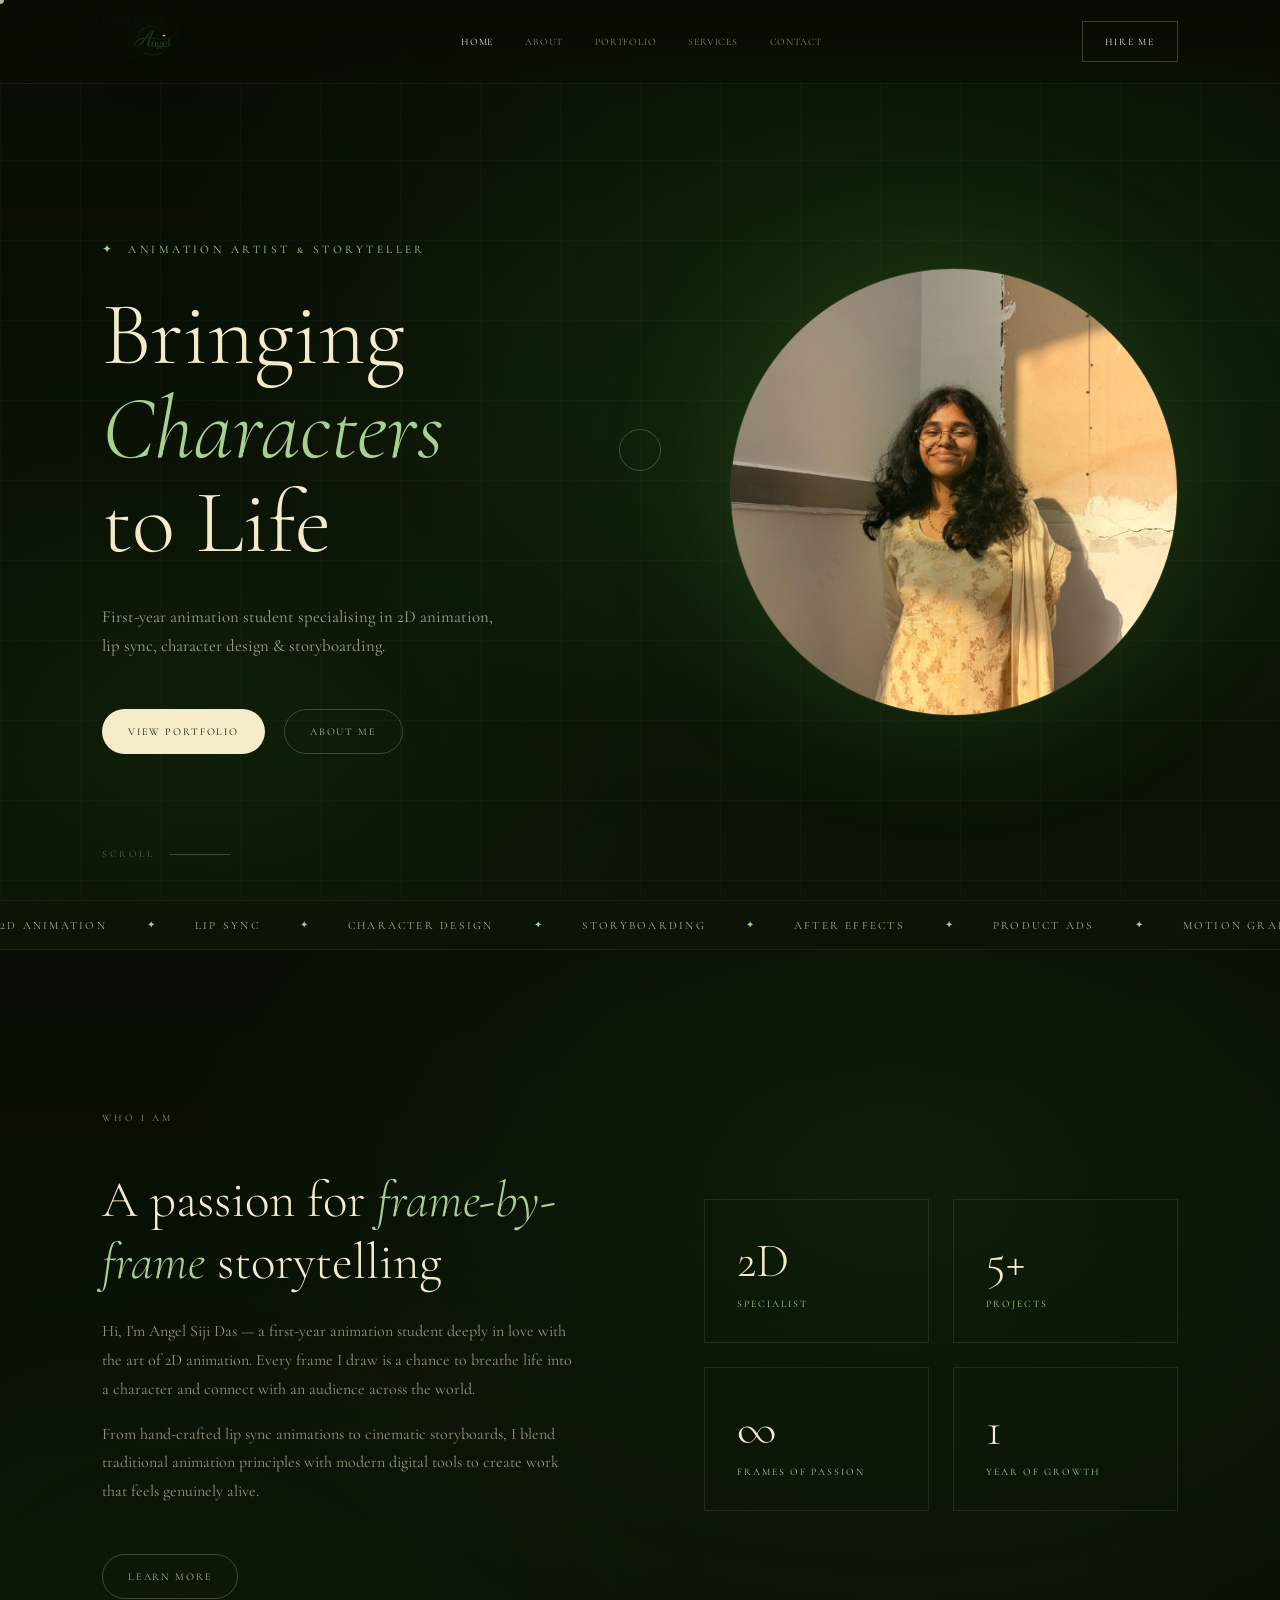
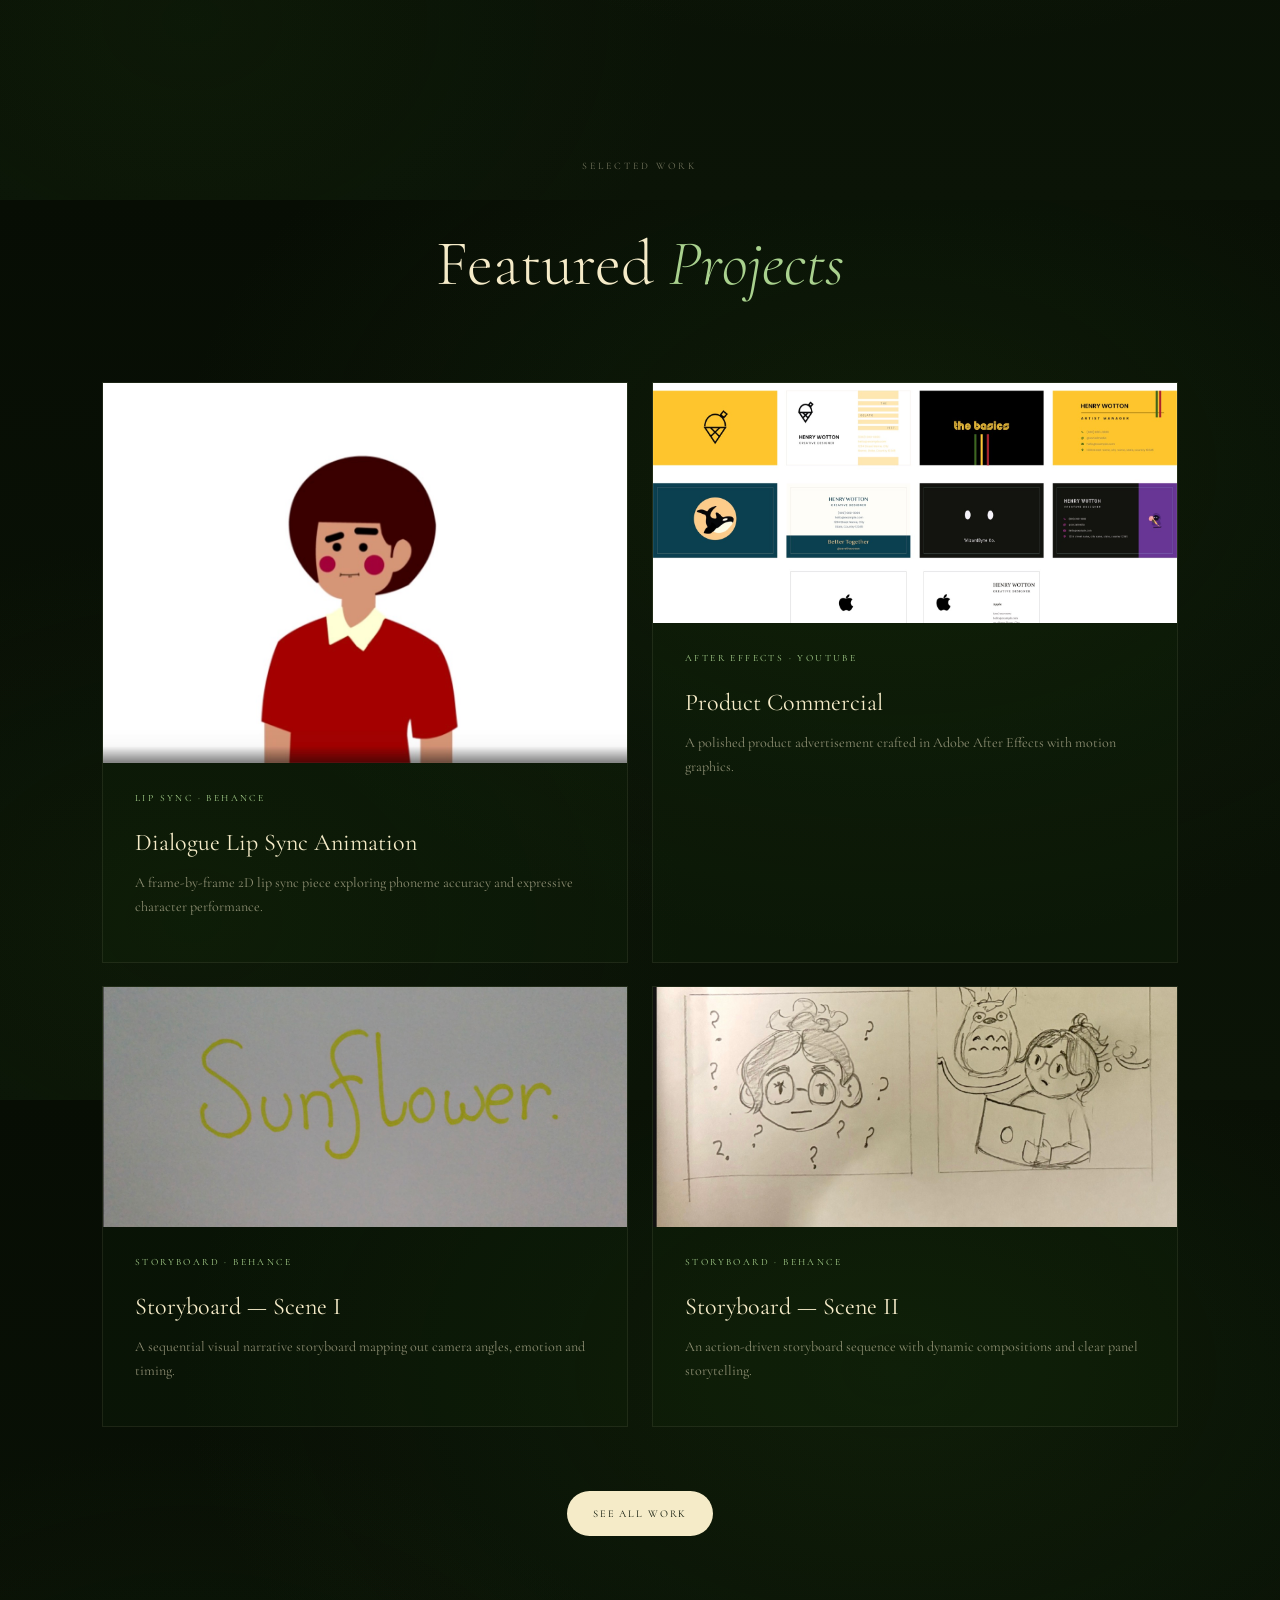
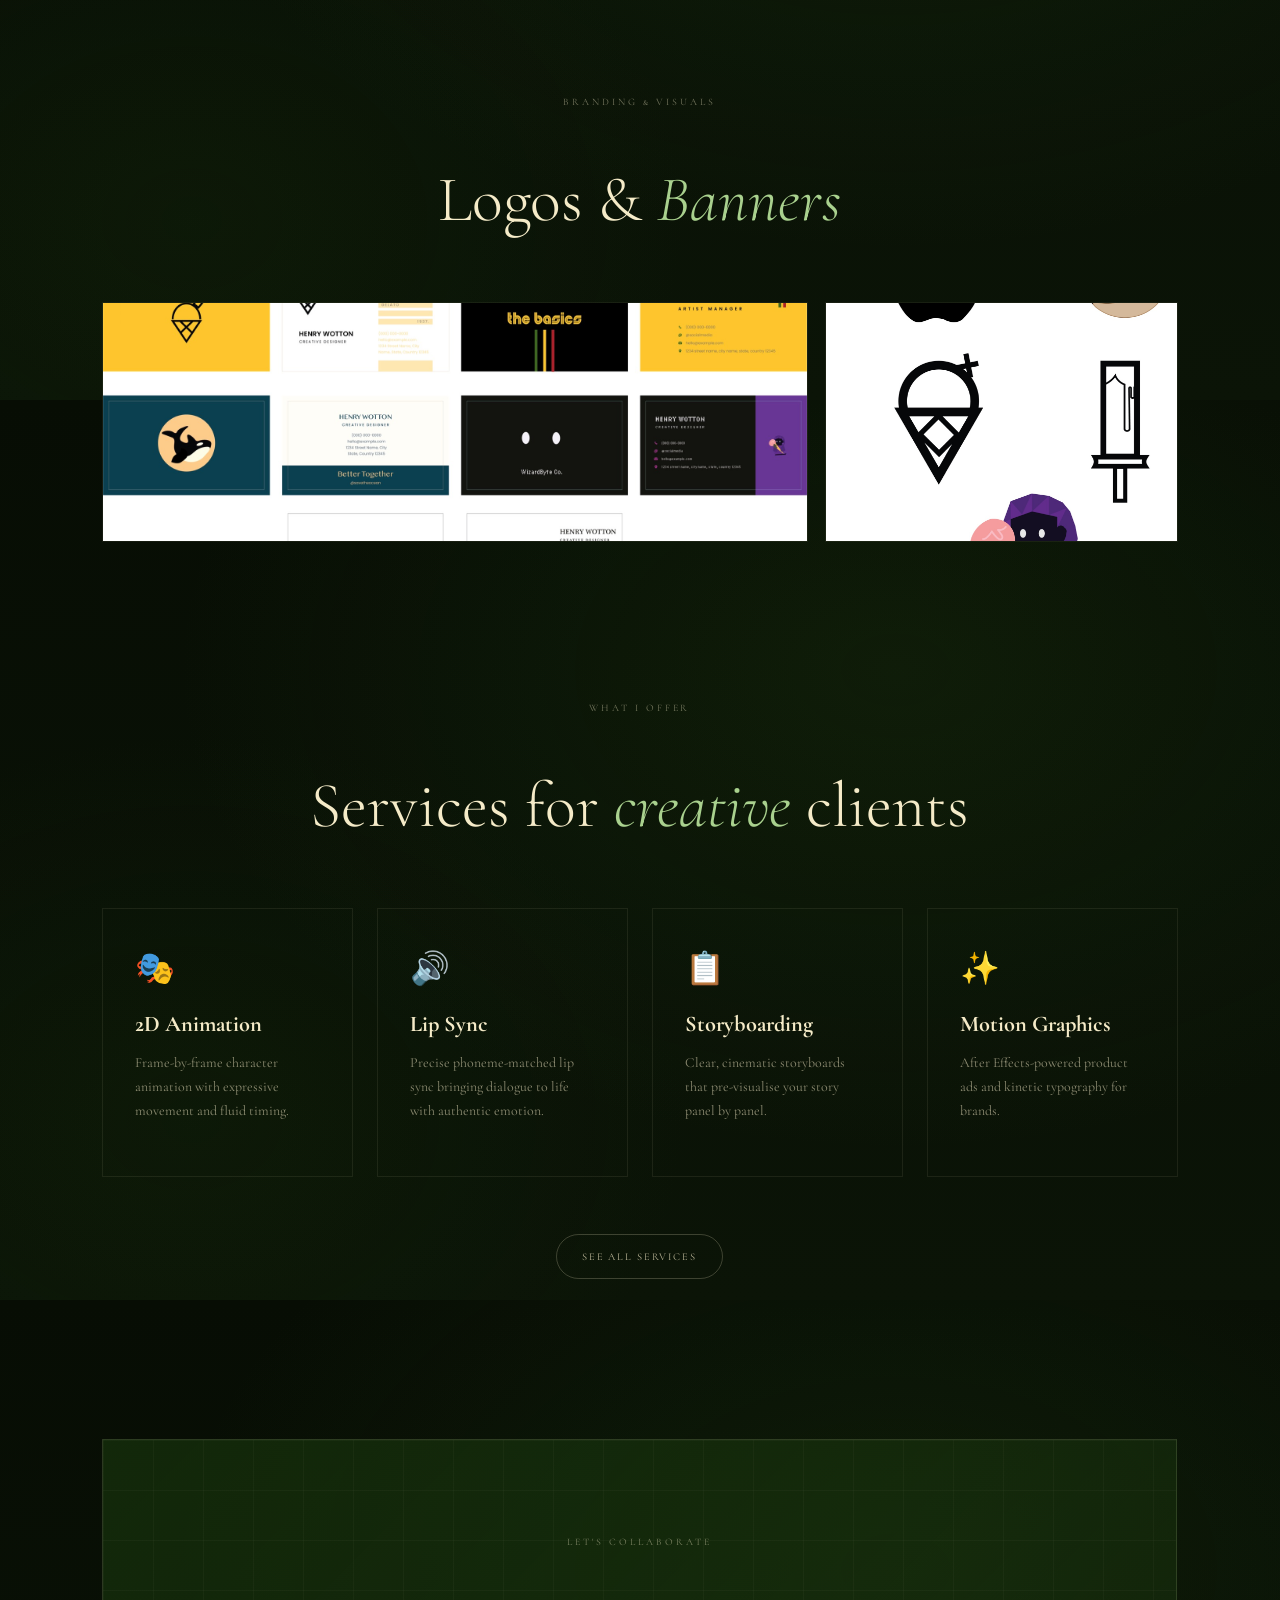
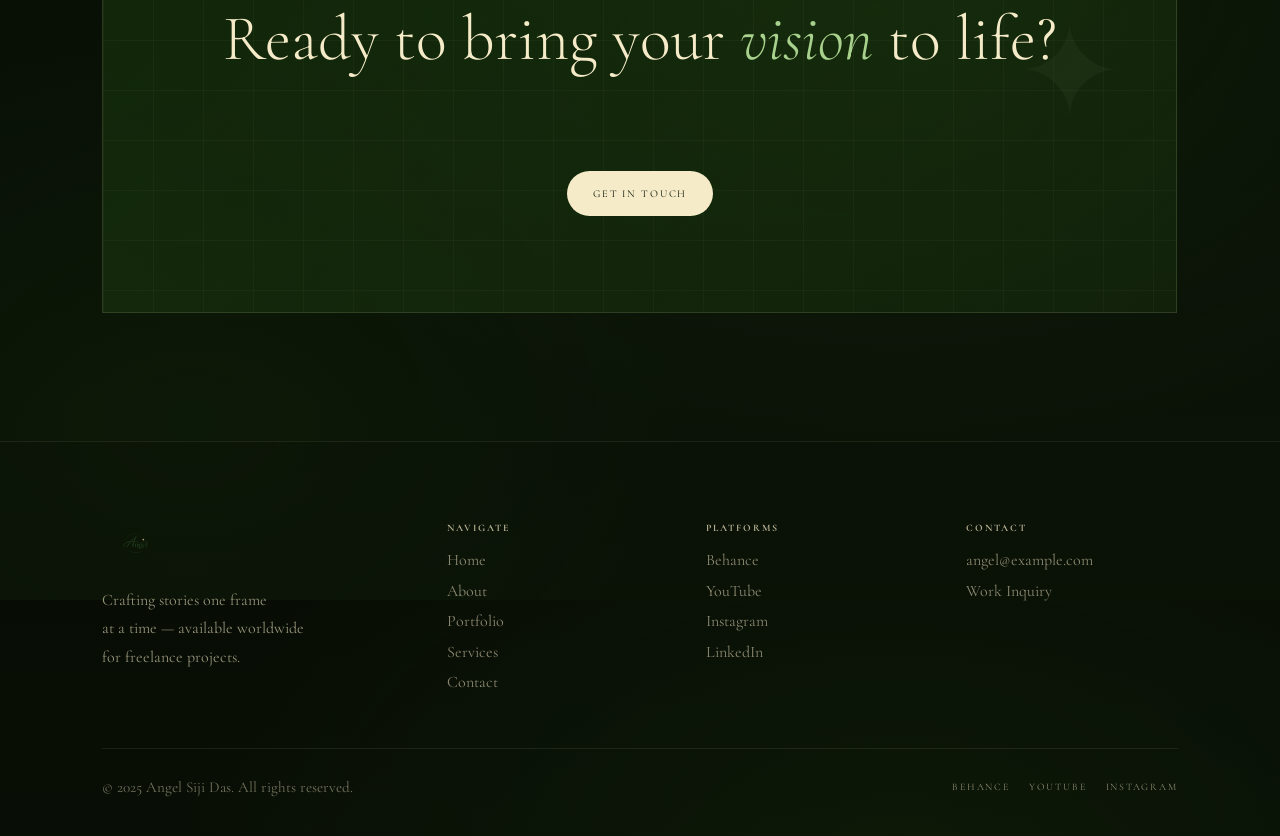
<file: index.html>
<!DOCTYPE html>
<html lang="en">
<head>
  <meta charset="UTF-8" />
  <meta name="viewport" content="width=device-width, initial-scale=1.0" />
  <title>Angel Siji Das — 2D Animation Artist</title>
  <meta name="description" content="Angel Siji Das — First year animation student specialising in 2D animation, lip sync, character design and storyboarding." />
  <link rel="stylesheet" href="css/style.css" />
  <link rel="stylesheet" href="css/index.css" />
  <!-- REPLACE: update favicon href below -->
  <link rel="icon" href="assets/images/favicon.png" type="image/png" />
</head>
<body>

  <!-- Custom Cursor -->
  <div class="cursor" id="cursor"></div>
  <div class="cursor-ring" id="cursor-ring"></div>

  <!-- ── Navigation ── -->
  <nav id="navbar">
    <!-- REPLACE: update src to your logo file path -->
    <a href="index.html">
      <img src="assets/images/logo.png" alt="Angel Logo" class="nav-logo"
           onerror="this.style.display='none'; this.nextElementSibling.style.display='block';" />
      <span class="nav-logo-text" style="display:none; font-family:'Cormorant Garamond',serif; font-style:italic; font-size:1.6rem; color:var(--cream);">Angel</span>
    </a>
    <ul class="nav-links">
      <li><a href="index.html" class="active">Home</a></li>
      <li><a href="about.html">About</a></li>
      <li><a href="portfolio.html">Portfolio</a></li>
      <li><a href="services.html">Services</a></li>
      <li><a href="contact.html">Contact</a></li>
    </ul>
    <a href="contact.html" class="nav-cta">Hire Me</a>
    <div class="hamburger" id="hamburger">
      <span></span><span></span><span></span>
    </div>
  </nav>

  <!-- Mobile Menu -->
  <div class="mobile-menu" id="mobileMenu">
    <a href="index.html">Home</a>
    <a href="about.html">About</a>
    <a href="portfolio.html">Portfolio</a>
    <a href="services.html">Services</a>
    <a href="contact.html">Contact</a>
  </div>

  <!-- ══════════════════════════════════════
       HERO
  ══════════════════════════════════════ -->
  <section class="hero">
    <div class="hero-bg-lines"></div>

    <div class="hero-content">
      <p class="hero-eyebrow reveal">
        <span class="star">✦</span> Animation Artist &amp; Storyteller
      </p>

      <h1 class="hero-title">
        <span class="line reveal" style="transition-delay:0.15s">Bringing</span>
        <span class="line line-italic reveal" style="transition-delay:0.3s">Characters</span>
        <span class="line reveal" style="transition-delay:0.45s">to Life</span>
      </h1>

      <p class="hero-sub reveal" style="transition-delay:0.6s">
        First-year animation student specialising in 2D animation,<br />
        lip sync, character design &amp; storyboarding.
      </p>

      <div class="hero-actions reveal" style="transition-delay:0.75s">
        <a href="portfolio.html" class="btn-primary"><span>View Portfolio</span></a>
        <a href="about.html" class="btn-outline">About Me</a>
      </div>
    </div>

    <!-- Hero portrait (uses your "me foto" image) -->
    <div class="hero-emblem reveal-right" style="transition-delay:0.3s">
      <img src="assets/images/angel-photo.jpg" alt="Angel portrait"
           onerror="this.outerHTML='<div class=\'hero-emblem-fallback\'>✦</div>'" />
      <div class="emblem-glow"></div>
    </div>

    <div class="hero-scroll-hint">
      <span>Scroll</span>
      <div class="scroll-line"></div>
    </div>
  </section>

  <!-- ══════════════════════════════════════
       MARQUEE TICKER
  ══════════════════════════════════════ -->
  <div class="marquee-bar">
    <div class="marquee-track">
      <span>2D Animation</span>
      <span class="star-sep">✦</span>
      <span>Lip Sync</span>
      <span class="star-sep">✦</span>
      <span>Character Design</span>
      <span class="star-sep">✦</span>
      <span>Storyboarding</span>
      <span class="star-sep">✦</span>
      <span>After Effects</span>
      <span class="star-sep">✦</span>
      <span>Product Ads</span>
      <span class="star-sep">✦</span>
      <span>Motion Graphics</span>
      <span class="star-sep">✦</span>
      <span>2D Animation</span>
      <span class="star-sep">✦</span>
      <span>Lip Sync</span>
      <span class="star-sep">✦</span>
      <span>Character Design</span>
      <span class="star-sep">✦</span>
      <span>Storyboarding</span>
      <span class="star-sep">✦</span>
      <span>After Effects</span>
      <span class="star-sep">✦</span>
      <span>Product Ads</span>
      <span class="star-sep">✦</span>
      <span>Motion Graphics</span>
      <span class="star-sep">✦</span>
    </div>
  </div>

  <!-- ══════════════════════════════════════
       ABOUT INTRO
  ══════════════════════════════════════ -->
  <section class="intro-section">
    <div class="intro-inner">
      <div class="intro-text reveal-left">
        <p class="section-label">Who I Am</p>
        <h2>A passion for <em>frame-by-frame</em> storytelling</h2>
        <p>
          Hi, I'm Angel Siji Das — a first-year animation student deeply in love with
          the art of 2D animation. Every frame I draw is a chance to breathe life into
          a character and connect with an audience across the world.
        </p>
        <p>
          From hand-crafted lip sync animations to cinematic storyboards, I blend
          traditional animation principles with modern digital tools to create work
          that feels genuinely alive.
        </p>
        <a href="about.html" class="btn-outline" style="margin-top:2rem;">Learn More</a>
      </div>

      <div class="intro-stats reveal-right">
        <div class="stat-card">
          <span class="stat-num">2D</span>
          <span class="stat-label">Specialist</span>
        </div>
        <div class="stat-card">
          <span class="stat-num">5+</span>
          <span class="stat-label">Projects</span>
        </div>
        <div class="stat-card">
          <span class="stat-num">∞</span>
          <span class="stat-label">Frames of Passion</span>
        </div>
        <div class="stat-card">
          <span class="stat-num">1</span>
          <span class="stat-label">Year of Growth</span>
        </div>
      </div>
    </div>
  </section>

  <!-- ══════════════════════════════════════
       FEATURED WORK
  ══════════════════════════════════════ -->
  <section class="featured-section">
    <div class="featured-header reveal">
      <p class="section-label">Selected Work</p>
      <h2>Featured <em>Projects</em></h2>
    </div>

    <div class="featured-grid">

      <!-- CARD 1: Lip Sync (Behance) -->
      <article class="work-card work-card--large reveal" style="transition-delay:0.1s">
        <div class="card-media">
          <img src="assets/images/lipsync-thumb.jpg" alt="Lip Sync Animation Thumbnail"
               onerror="this.style.display='none'; this.nextElementSibling.style.display='flex';" />
          <div class="card-placeholder" style="background: linear-gradient(135deg, #1A3A0E 0%, #2D5A1B 100%); display:none;">
            <div class="placeholder-icon">🎭</div>
          </div>
          <div class="card-overlay">
            <a href="https://www.behance.net/gallery/241260665/lipsync-animation" target="_blank" class="card-link-btn">
              View on Behance ↗
            </a>
          </div>
        </div>
        <div class="card-info">
          <span class="card-tag">Lip Sync · Behance</span>
          <h3>Dialogue Lip Sync Animation</h3>
          <p>A frame-by-frame 2D lip sync piece exploring phoneme accuracy and expressive character performance.</p>
        </div>
      </article>

      <!-- CARD 2: Product Ad (YouTube) -->
      <article class="work-card reveal" style="transition-delay:0.2s">
        <div class="card-media">
          <img src="https://i.ytimg.com/vi/5SAM76MOOUU/hqdefault.jpg" alt="Product Commercial Thumbnail"
               onerror="if(!this.dataset.fallback){this.dataset.fallback='1';this.src='assets/images/product-ad-thumb.jpg';return;}this.style.display='none';this.nextElementSibling.style.display='flex';" />
          <div class="card-placeholder" style="background: linear-gradient(135deg, #2D5A1B 0%, #3D7A25 100%); display:none;">
            <div class="placeholder-icon">📦</div>
          </div>
          <div class="card-overlay">
            <a href="https://www.youtube.com/watch?v=5SAM76MOOUU" target="_blank" class="card-link-btn">
              Watch on YouTube ↗
            </a>
          </div>
        </div>
        <div class="card-info">
          <span class="card-tag">After Effects · YouTube</span>
          <h3>Product Commercial</h3>
          <p>A polished product advertisement crafted in Adobe After Effects with motion graphics.</p>
        </div>
      </article>

      <!-- CARD 3: Storyboard 1 -->
      <article class="work-card reveal" style="transition-delay:0.3s">
        <div class="card-media">
          <img src="assets/images/storyboard-01-thumb.jpg" alt="Storyboard Scene I Thumbnail"
               onerror="this.style.display='none'; this.nextElementSibling.style.display='flex';" />
          <div class="card-placeholder" style="background: linear-gradient(135deg, #1A3A0E 0%, #3D7A25 60%); display:none;">
            <div class="placeholder-icon">📋</div>
          </div>
          <div class="card-overlay">
            <a href="https://portfolio.adobe.com/e9164782-c2e6-408b-b7de-a1a128b94384/editor/sunflower-storyboard" target="_blank" class="card-link-btn">
              View Storyboard ↗
            </a>
          </div>
        </div>
        <div class="card-info">
          <span class="card-tag">Storyboard · Behance</span>
          <h3>Storyboard — Scene I</h3>
          <p>A sequential visual narrative storyboard mapping out camera angles, emotion and timing.</p>
        </div>
      </article>

      <!-- CARD 4: Storyboard 2 -->
      <article class="work-card reveal" style="transition-delay:0.4s">
        <div class="card-media">
          <img src="assets/images/storyboard-02-thumb.jpg" alt="Storyboard Scene II Thumbnail"
               onerror="this.style.display='none'; this.nextElementSibling.style.display='flex';" />
          <div class="card-placeholder" style="background: linear-gradient(135deg, #3D7A25 0%, #1A3A0E 100%); display:none;">
            <div class="placeholder-icon">🎬</div>
          </div>
          <div class="card-overlay">
            <a href="https://www.behance.net/gallery/238531321/Writers-wall-%28Script-and-Storyboard%29" target="_blank" class="card-link-btn">
              View on Behance ↗
            </a>
          </div>
        </div>
        <div class="card-info">
          <span class="card-tag">Storyboard · Behance</span>
          <h3>Storyboard — Scene II</h3>
          <p>An action-driven storyboard sequence with dynamic compositions and clear panel storytelling.</p>
        </div>
      </article>

    </div>

    <div class="featured-cta reveal">
      <a href="portfolio.html" class="btn-primary"><span>See All Work</span></a>
    </div>
  </section>

  <!-- ══════════════════════════════════════
       COLLAGE / BRANDING STRIP
  ══════════════════════════════════════ -->
  <section class="collage-section">
    <div class="collage-header reveal">
      <p class="section-label">Branding &amp; Visuals</p>
      <h2>Logos &amp; <em>Banners</em></h2>
    </div>
    <div class="collage-grid">
      <!--
        REPLACE: Add real screenshots of logos and banners here.
        Each .collage-item contains an <img> or a styled placeholder div.
        Recommended: 6–8 items. Mix portrait and landscape orientations.
      -->
      <div class="collage-item reveal" style="transition-delay:0.1s">
        <div class="collage-placeholder" style="background:linear-gradient(120deg,#1A3A0E,#2D5A1B);">
          <img src="assets/images/banner-01.jpg" alt="Banner Design"
               onerror="this.style.display='none'; this.previousElementSibling.style.display='block';" />
          <span style="display:none;">Banner Design</span>
        </div>
      </div>
      <div class="collage-item reveal" style="transition-delay:0.15s">
        <div class="collage-placeholder" style="background:linear-gradient(120deg,#2D5A1B,#5C9E3A);">
          <img src="assets/images/logo-01.jpg" alt="Logo Design"
               onerror="this.style.display='none'; this.previousElementSibling.style.display='block';" />
          <span style="display:none;">Logo Design</span>
        </div>
      </div>
    </div>
  </section>

  <!-- ══════════════════════════════════════
       SERVICES TEASER
  ══════════════════════════════════════ -->
  <section class="services-teaser">
    <div class="services-teaser-header reveal">
      <p class="section-label">What I Offer</p>
      <h2>Services for <em>creative</em> clients</h2>
    </div>
    <div class="services-grid">
      <div class="svc-card reveal" style="transition-delay:0.1s">
        <div class="svc-icon">🎭</div>
        <h3>2D Animation</h3>
        <p>Frame-by-frame character animation with expressive movement and fluid timing.</p>
      </div>
      <div class="svc-card reveal" style="transition-delay:0.2s">
        <div class="svc-icon">🔊</div>
        <h3>Lip Sync</h3>
        <p>Precise phoneme-matched lip sync bringing dialogue to life with authentic emotion.</p>
      </div>
      <div class="svc-card reveal" style="transition-delay:0.3s">
        <div class="svc-icon">📋</div>
        <h3>Storyboarding</h3>
        <p>Clear, cinematic storyboards that pre-visualise your story panel by panel.</p>
      </div>
      <div class="svc-card reveal" style="transition-delay:0.4s">
        <div class="svc-icon">✨</div>
        <h3>Motion Graphics</h3>
        <p>After Effects-powered product ads and kinetic typography for brands.</p>
      </div>
    </div>
    <div class="services-cta reveal">
      <a href="services.html" class="btn-outline">See All Services</a>
    </div>
  </section>

  <!-- ══════════════════════════════════════
       CTA BANNER
  ══════════════════════════════════════ -->
  <section class="cta-banner reveal">
    <div class="cta-banner-inner">
      <p class="section-label">Let's Collaborate</p>
      <h2>Ready to bring your <em>vision</em> to life?</h2>
      <a href="contact.html" class="btn-primary" style="margin-top:2.5rem"><span>Get in Touch</span></a>
    </div>
    <div class="cta-deco">✦</div>
  </section>

  <!-- ── Footer ── -->
  <footer>
    <div class="footer-grid">
      <div class="footer-brand">
        <!-- REPLACE: logo image -->
        <img src="assets/images/logo.png" alt="Angel"
             onerror="this.outerHTML='<p style=\'font-family:Cormorant Garamond,serif;font-style:italic;font-size:1.8rem;color:var(--cream);margin-bottom:1.2rem;\'>Angel</p>'" />
        <p>Crafting stories one frame<br />at a time — available worldwide<br />for freelance projects.</p>
      </div>
      <div class="footer-col">
        <h4>Navigate</h4>
        <ul>
          <li><a href="index.html">Home</a></li>
          <li><a href="about.html">About</a></li>
          <li><a href="portfolio.html">Portfolio</a></li>
          <li><a href="services.html">Services</a></li>
          <li><a href="contact.html">Contact</a></li>
        </ul>
      </div>
      <div class="footer-col">
        <h4>Platforms</h4>
        <ul>
          <!-- REPLACE: update href values with real Behance/YouTube links -->
          <li><a href="https://www.behance.net/angelsijidas" target="_blank">Behance</a></li>
          <li><a href="https://www.youtube.com/@Angelsdas" target="_blank">YouTube</a></li>
          <li><a href="https://www.instagram.com/always__angel/" target="_blank">Instagram</a></li>
          <li><a href="https://www.linkedin.com/" target="_blank">LinkedIn</a></li>
        </ul>
      </div>
      <div class="footer-col">
        <h4>Contact</h4>
        <ul>
          <!-- REPLACE: update with real contact info -->
          <li><a href="mailto:angel@example.com">angel@example.com</a></li>
          <li><a href="contact.html">Work Inquiry</a></li>
        </ul>
      </div>
    </div>
    <div class="footer-bottom">
      <p>© 2025 Angel Siji Das. All rights reserved.</p>
      <div class="footer-socials">
        <a href="https://www.behance.net/angelsijidas" target="_blank">Behance</a>
        <a href="https://www.youtube.com/@Angelsdas" target="_blank">YouTube</a>
        <a href="https://www.instagram.com/always__angel/" target="_blank">Instagram</a>
      </div>
    </div>
  </footer>

  <script src="js/script.js"></script>
</body>
</html>
</file>
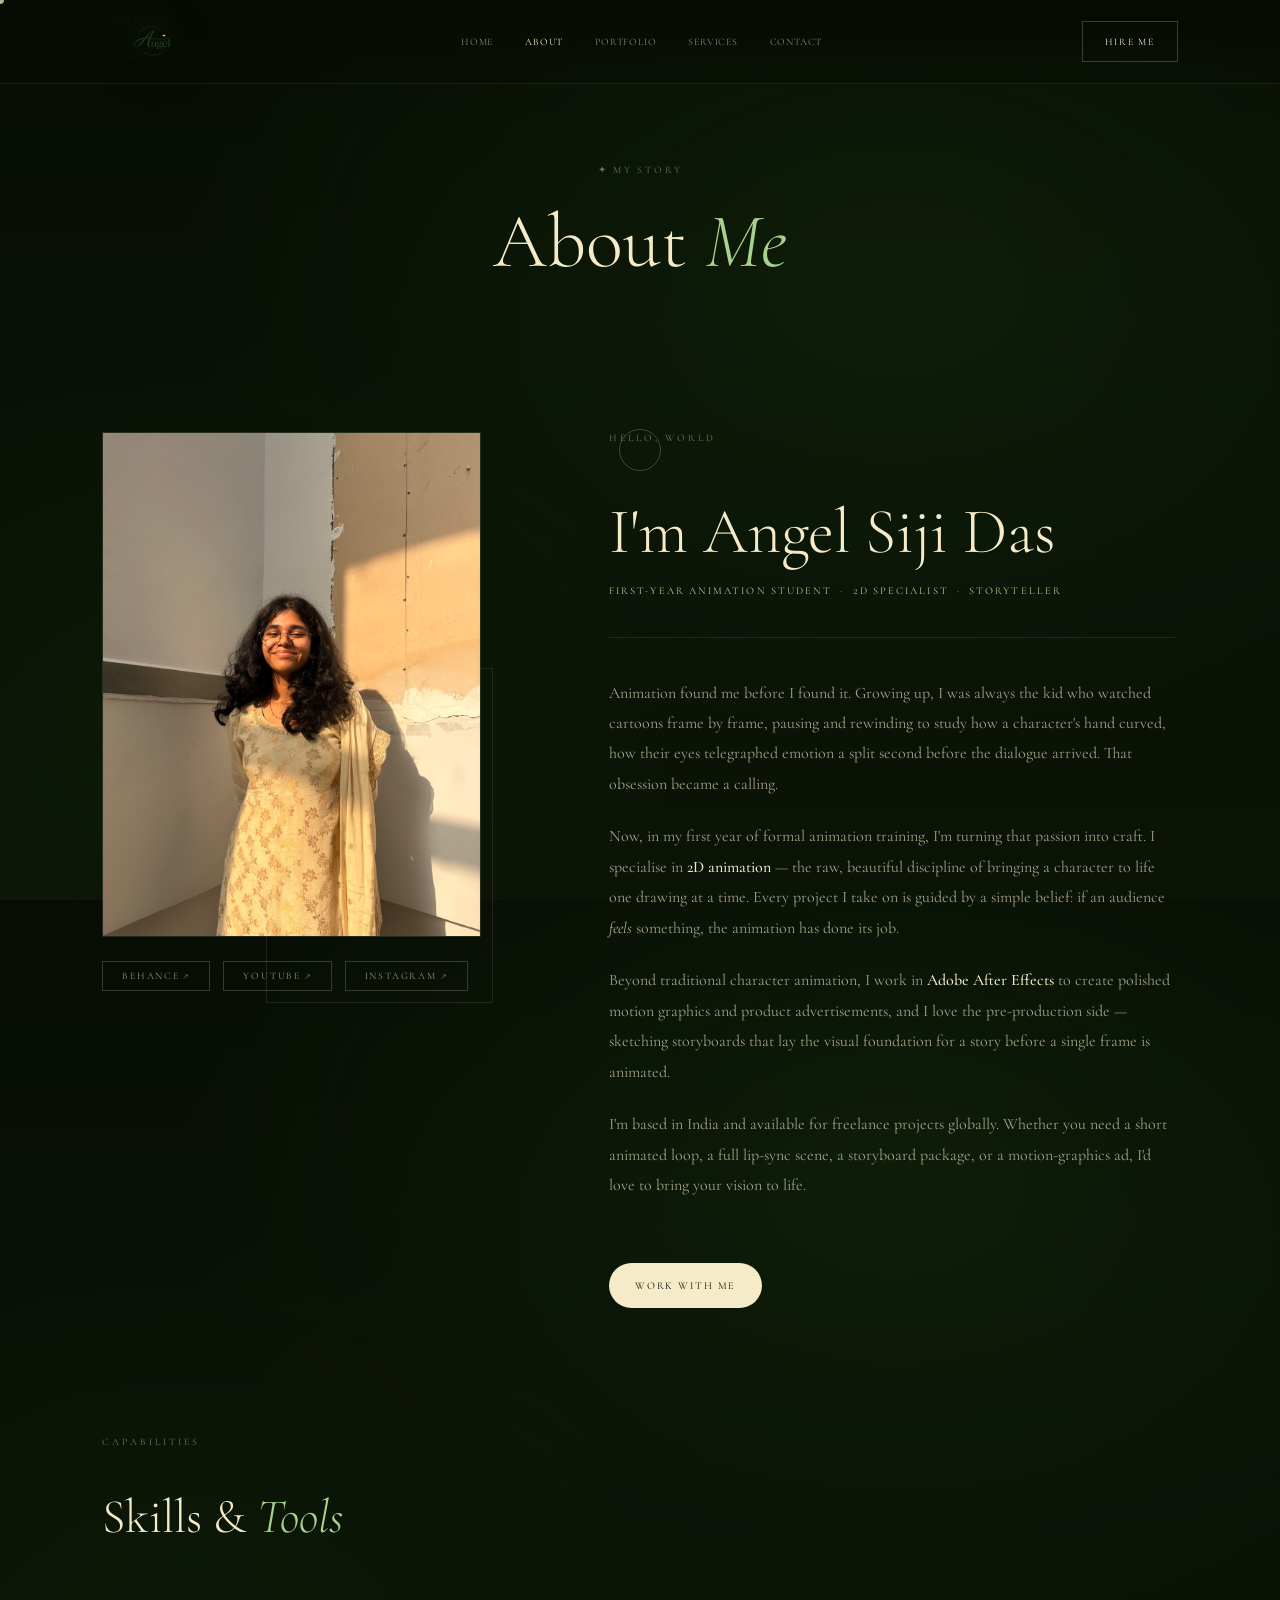
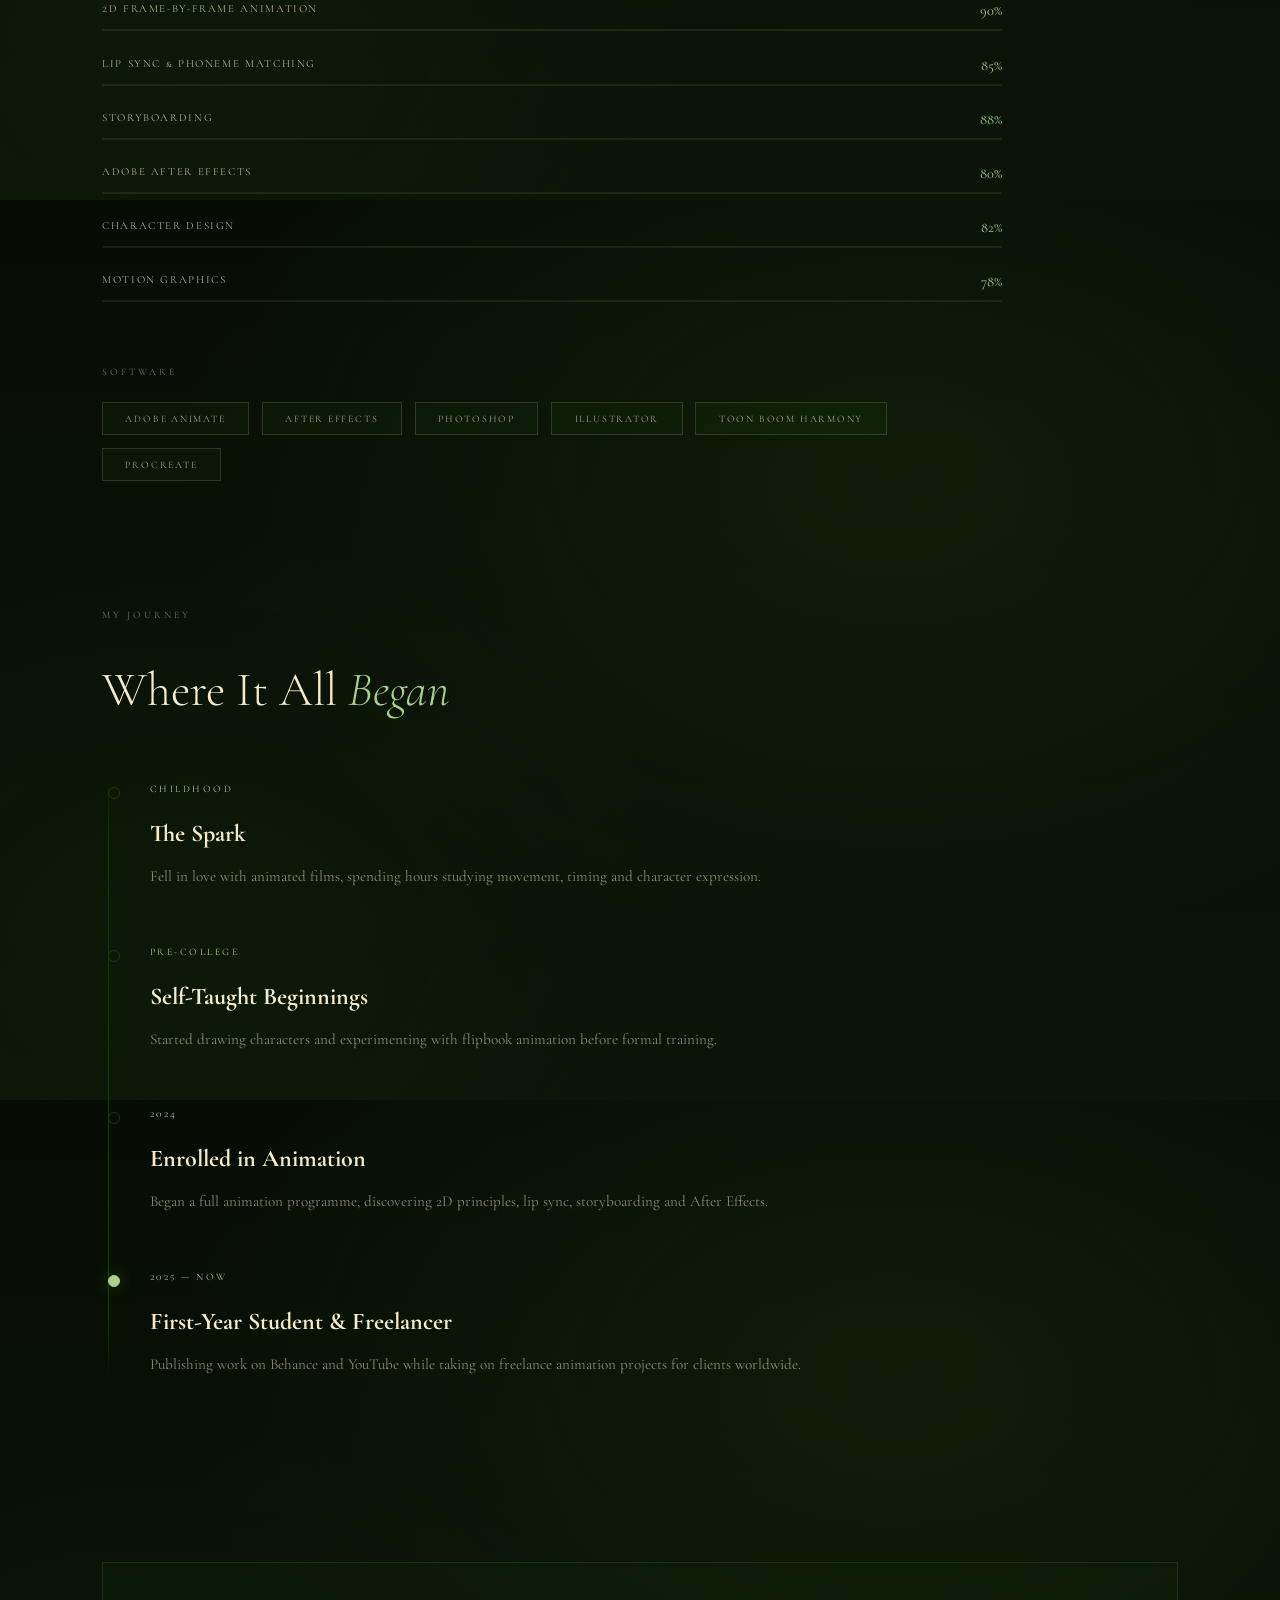
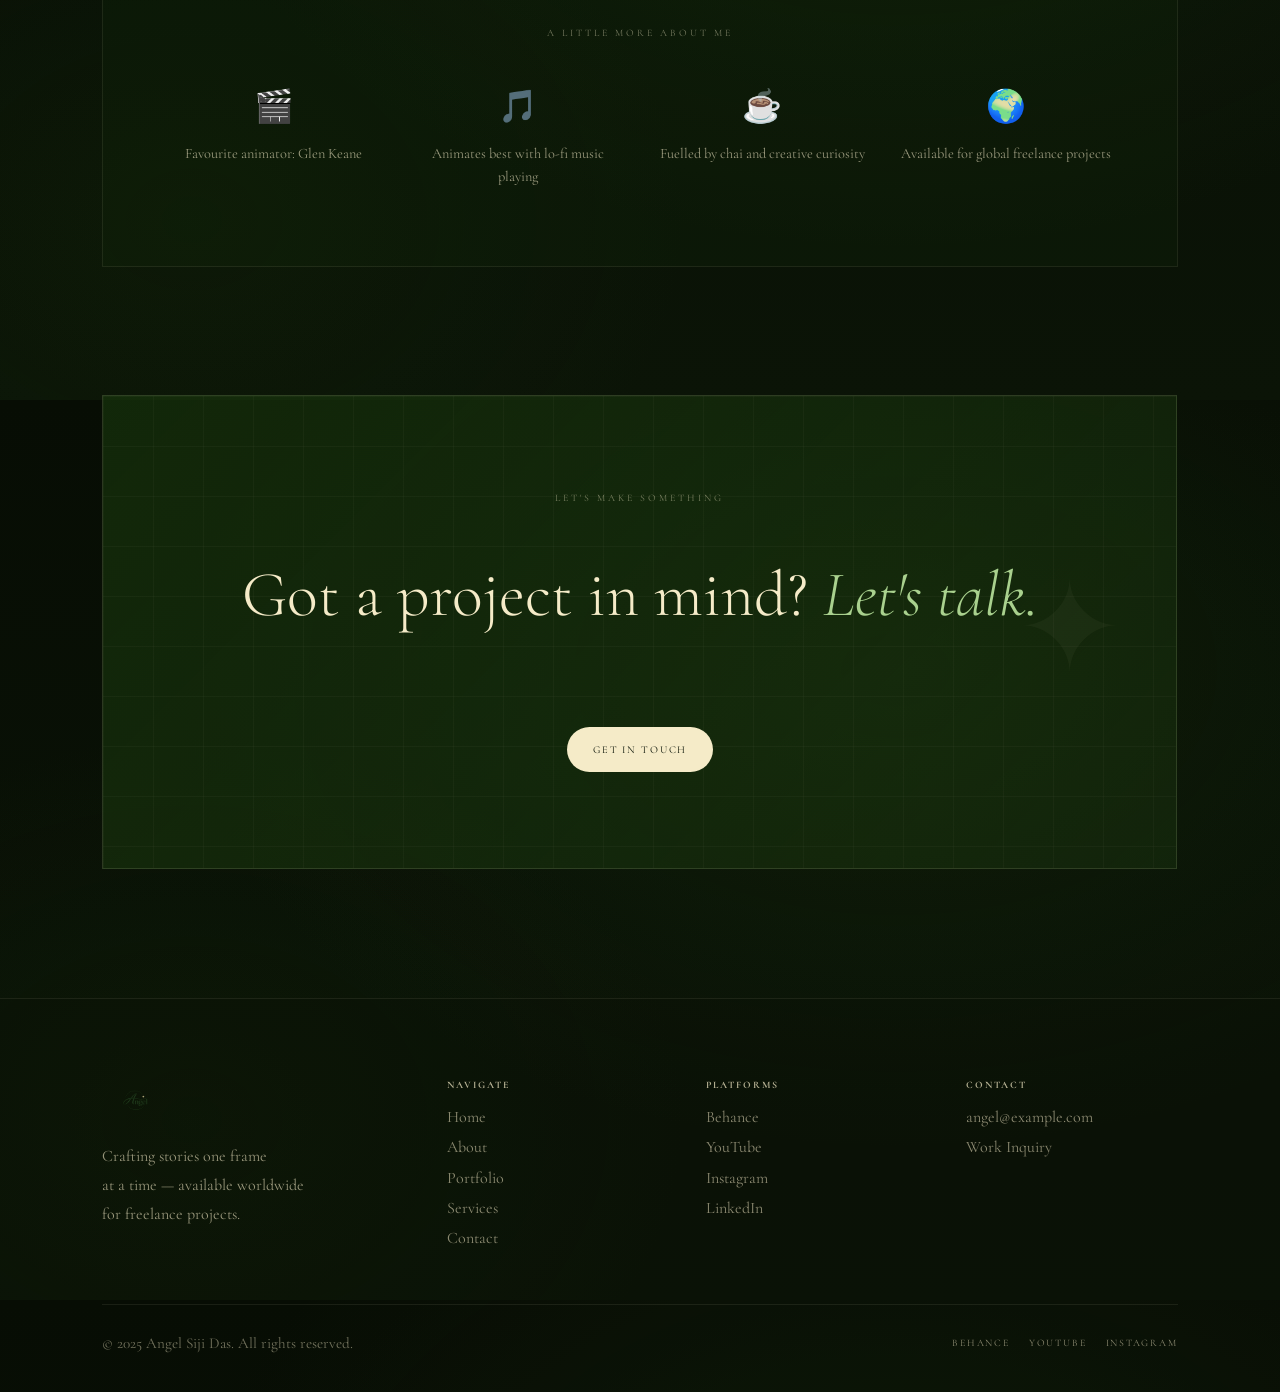
<file: about.html>
<!DOCTYPE html>
<html lang="en">
<head>
  <meta charset="UTF-8" />
  <meta name="viewport" content="width=device-width, initial-scale=1.0" />
  <title>About — Angel Siji Das</title>
  <meta name="description" content="Learn about Angel Siji Das — first year animation student passionate about 2D animation, character design and storytelling." />
  <link rel="stylesheet" href="css/style.css" />
  <link rel="stylesheet" href="css/about.css" />
  <link rel="icon" href="assets/images/favicon.png" type="image/png" />
</head>
<body>

  <div class="cursor" id="cursor"></div>
  <div class="cursor-ring" id="cursor-ring"></div>

  <nav id="navbar">
    <a href="index.html">
      <img src="assets/images/logo.png" alt="Angel Logo" class="nav-logo"
           onerror="this.style.display='none'; this.nextElementSibling.style.display='block';" />
      <span class="nav-logo-text" style="display:none; font-family:'Cormorant Garamond',serif; font-style:italic; font-size:1.6rem; color:var(--cream);">Angel</span>
    </a>
    <ul class="nav-links">
      <li><a href="index.html">Home</a></li>
      <li><a href="about.html" class="active">About</a></li>
      <li><a href="portfolio.html">Portfolio</a></li>
      <li><a href="services.html">Services</a></li>
      <li><a href="contact.html">Contact</a></li>
    </ul>
    <a href="contact.html" class="nav-cta">Hire Me</a>
    <div class="hamburger" id="hamburger"><span></span><span></span><span></span></div>
  </nav>
  <div class="mobile-menu" id="mobileMenu">
    <a href="index.html">Home</a>
    <a href="about.html">About</a>
    <a href="portfolio.html">Portfolio</a>
    <a href="services.html">Services</a>
    <a href="contact.html">Contact</a>
  </div>

  <!-- HERO -->
  <section class="page-hero">
    <p class="page-hero-label">✦ My Story</p>
    <h1>About <em>Me</em></h1>
  </section>

  <!-- ══ ABOUT INTRO ══ -->
  <section class="about-intro">
    <div class="about-intro-inner">

      <!-- Photo Column -->
      <div class="about-photo-wrap reveal-left">
        <div class="about-photo">
          <img src="assets/images/angel-photo.jpg" alt="Angel Siji Das"
               onerror="this.style.display='none'; this.nextElementSibling.style.display='flex';" />
          <div class="photo-placeholder" style="display:none;">
            <span class="photo-initials">AS</span>
            <p>Your Photo Here</p>
          </div>
        </div>
        <!-- decorative frame -->
        <div class="photo-frame-deco"></div>

        <!-- Social links under photo -->
        <div class="about-socials">
          <!-- REPLACE: update href to real profile links -->
          <a href="https://www.behance.net/angelsijidas" target="_blank" class="social-pill">Behance ↗</a>
          <a href="https://www.youtube.com/@Angelsdas" target="_blank" class="social-pill">YouTube ↗</a>
          <a href="https://www.instagram.com/always__angel/" target="_blank" class="social-pill">Instagram ↗</a>
        </div>
      </div>

      <!-- Text Column -->
      <div class="about-text reveal-right">
        <p class="section-label">Hello, World</p>
        <h2>I'm Angel Siji Das</h2>
        <div class="about-tagline">
          First-Year Animation Student &nbsp;·&nbsp; 2D Specialist &nbsp;·&nbsp; Storyteller
        </div>

        <div class="about-bio">
          <p>
            Animation found me before I found it. Growing up, I was always the kid
            who watched cartoons frame by frame, pausing and rewinding to study how
            a character's hand curved, how their eyes telegraphed emotion a split
            second before the dialogue arrived. That obsession became a calling.
          </p>
          <p>
            Now, in my first year of formal animation training, I'm turning that
            passion into craft. I specialise in <strong>2D animation</strong> — the
            raw, beautiful discipline of bringing a character to life one drawing at
            a time. Every project I take on is guided by a simple belief: if an
            audience <em>feels</em> something, the animation has done its job.
          </p>
          <p>
            Beyond traditional character animation, I work in <strong>Adobe After Effects</strong>
            to create polished motion graphics and product advertisements, and I love
            the pre-production side — sketching storyboards that lay the visual
            foundation for a story before a single frame is animated.
          </p>
          <p>
            I'm based in India and available for freelance projects globally. Whether
            you need a short animated loop, a full lip-sync scene, a storyboard
            package, or a motion-graphics ad, I'd love to bring your vision to life.
          </p>
        </div>

        <a href="contact.html" class="btn-primary" style="margin-top:2.5rem"><span>Work With Me</span></a>
      </div>

    </div>
  </section>

  <!-- ══ SKILLS ══ -->
  <section class="skills-section">
    <div class="skills-inner">
      <div class="skills-header reveal">
        <p class="section-label">Capabilities</p>
        <h2>Skills &amp; <em>Tools</em></h2>
      </div>
      <div class="skills-grid">
        <div class="skill-item reveal" style="transition-delay:0.05s">
          <div class="skill-top">
            <span class="skill-name">2D Frame-by-Frame Animation</span>
            <span class="skill-pct">90%</span>
          </div>
          <div class="skill-bar"><div class="skill-fill" data-width="90"></div></div>
        </div>
        <div class="skill-item reveal" style="transition-delay:0.1s">
          <div class="skill-top">
            <span class="skill-name">Lip Sync &amp; Phoneme Matching</span>
            <span class="skill-pct">85%</span>
          </div>
          <div class="skill-bar"><div class="skill-fill" data-width="85"></div></div>
        </div>
        <div class="skill-item reveal" style="transition-delay:0.15s">
          <div class="skill-top">
            <span class="skill-name">Storyboarding</span>
            <span class="skill-pct">88%</span>
          </div>
          <div class="skill-bar"><div class="skill-fill" data-width="88"></div></div>
        </div>
        <div class="skill-item reveal" style="transition-delay:0.2s">
          <div class="skill-top">
            <span class="skill-name">Adobe After Effects</span>
            <span class="skill-pct">80%</span>
          </div>
          <div class="skill-bar"><div class="skill-fill" data-width="80"></div></div>
        </div>
        <div class="skill-item reveal" style="transition-delay:0.25s">
          <div class="skill-top">
            <span class="skill-name">Character Design</span>
            <span class="skill-pct">82%</span>
          </div>
          <div class="skill-bar"><div class="skill-fill" data-width="82"></div></div>
        </div>
        <div class="skill-item reveal" style="transition-delay:0.3s">
          <div class="skill-top">
            <span class="skill-name">Motion Graphics</span>
            <span class="skill-pct">78%</span>
          </div>
          <div class="skill-bar"><div class="skill-fill" data-width="78"></div></div>
        </div>
      </div>

      <!-- Software Badges -->
      <div class="software-badges reveal">
        <p class="section-label" style="margin-bottom:1.5rem">Software</p>
        <div class="badges-row">
          <span class="badge">Adobe Animate</span>
          <span class="badge">After Effects</span>
          <span class="badge">Photoshop</span>
          <span class="badge">Illustrator</span>
          <span class="badge">Toon Boom Harmony</span>
          <span class="badge">Procreate</span>
        </div>
      </div>
    </div>
  </section>

  <!-- ══ JOURNEY TIMELINE ══ -->
  <section class="timeline-section">
    <div class="timeline-header reveal">
      <p class="section-label">My Journey</p>
      <h2>Where It All <em>Began</em></h2>
    </div>
    <div class="timeline">
      <div class="timeline-item reveal" style="transition-delay:0.1s">
        <div class="tl-dot"></div>
        <div class="tl-content">
          <span class="tl-year">Childhood</span>
          <h3>The Spark</h3>
          <p>Fell in love with animated films, spending hours studying movement, timing and character expression.</p>
        </div>
      </div>
      <div class="timeline-item reveal" style="transition-delay:0.2s">
        <div class="tl-dot"></div>
        <div class="tl-content">
          <span class="tl-year">Pre-College</span>
          <h3>Self-Taught Beginnings</h3>
          <p>Started drawing characters and experimenting with flipbook animation before formal training.</p>
        </div>
      </div>
      <div class="timeline-item reveal" style="transition-delay:0.3s">
        <div class="tl-dot"></div>
        <div class="tl-content">
          <span class="tl-year">2024</span>
          <h3>Enrolled in Animation</h3>
          <p>Began a full animation programme, discovering 2D principles, lip sync, storyboarding and After Effects.</p>
        </div>
      </div>
      <div class="timeline-item reveal" style="transition-delay:0.4s">
        <div class="tl-dot tl-dot--active"></div>
        <div class="tl-content">
          <span class="tl-year">2025 — Now</span>
          <h3>First-Year Student &amp; Freelancer</h3>
          <p>Publishing work on Behance and YouTube while taking on freelance animation projects for clients worldwide.</p>
        </div>
      </div>
    </div>
  </section>

  <!-- ══ FUN FACTS ══ -->
  <section class="fun-facts-section reveal">
    <div class="fun-facts-inner">
      <p class="section-label" style="text-align:center;margin-bottom:3rem">A Little More About Me</p>
      <div class="fun-facts-grid">
        <div class="fun-fact">
          <span class="fun-icon">🎬</span>
          <p>Favourite animator: Glen Keane</p>
        </div>
        <div class="fun-fact">
          <span class="fun-icon">🎵</span>
          <p>Animates best with lo-fi music playing</p>
        </div>
        <div class="fun-fact">
          <span class="fun-icon">☕</span>
          <p>Fuelled by chai and creative curiosity</p>
        </div>
        <div class="fun-fact">
          <span class="fun-icon">🌍</span>
          <p>Available for global freelance projects</p>
        </div>
      </div>
    </div>
  </section>

  <!-- CTA -->
  <section class="cta-banner reveal">
    <div class="cta-banner-inner">
      <p class="section-label">Let's Make Something</p>
      <h2>Got a project in mind? <em>Let's talk.</em></h2>
      <a href="contact.html" class="btn-primary" style="margin-top:2.5rem"><span>Get in Touch</span></a>
    </div>
    <div class="cta-deco">✦</div>
  </section>

  <footer>
    <div class="footer-grid">
      <div class="footer-brand">
        <img src="assets/images/logo.png" alt="Angel"
             onerror="this.outerHTML='<p style=\'font-family:Cormorant Garamond,serif;font-style:italic;font-size:1.8rem;color:var(--cream);margin-bottom:1.2rem;\'>Angel</p>'" />
        <p>Crafting stories one frame<br />at a time — available worldwide<br />for freelance projects.</p>
      </div>
      <div class="footer-col">
        <h4>Navigate</h4>
        <ul>
          <li><a href="index.html">Home</a></li>
          <li><a href="about.html">About</a></li>
          <li><a href="portfolio.html">Portfolio</a></li>
          <li><a href="services.html">Services</a></li>
          <li><a href="contact.html">Contact</a></li>
        </ul>
      </div>
      <div class="footer-col">
        <h4>Platforms</h4>
        <ul>
          <li><a href="https://www.behance.net/angelsijidas" target="_blank">Behance</a></li>
          <li><a href="https://www.youtube.com/@Angelsdas" target="_blank">YouTube</a></li>
          <li><a href="https://www.instagram.com/always__angel/" target="_blank">Instagram</a></li>
          <li><a href="https://www.linkedin.com/" target="_blank">LinkedIn</a></li>
        </ul>
      </div>
      <div class="footer-col">
        <h4>Contact</h4>
        <ul>
          <li><a href="mailto:angel@example.com">angel@example.com</a></li>
          <li><a href="contact.html">Work Inquiry</a></li>
        </ul>
      </div>
    </div>
    <div class="footer-bottom">
      <p>© 2025 Angel Siji Das. All rights reserved.</p>
      <div class="footer-socials">
        <a href="https://www.behance.net/angelsijidas" target="_blank">Behance</a>
        <a href="https://www.youtube.com/@Angelsdas" target="_blank">YouTube</a>
        <a href="https://www.instagram.com/always__angel/" target="_blank">Instagram</a>
      </div>
    </div>
  </footer>

  <script src="js/script.js"></script>
</body>
</html>
</file>
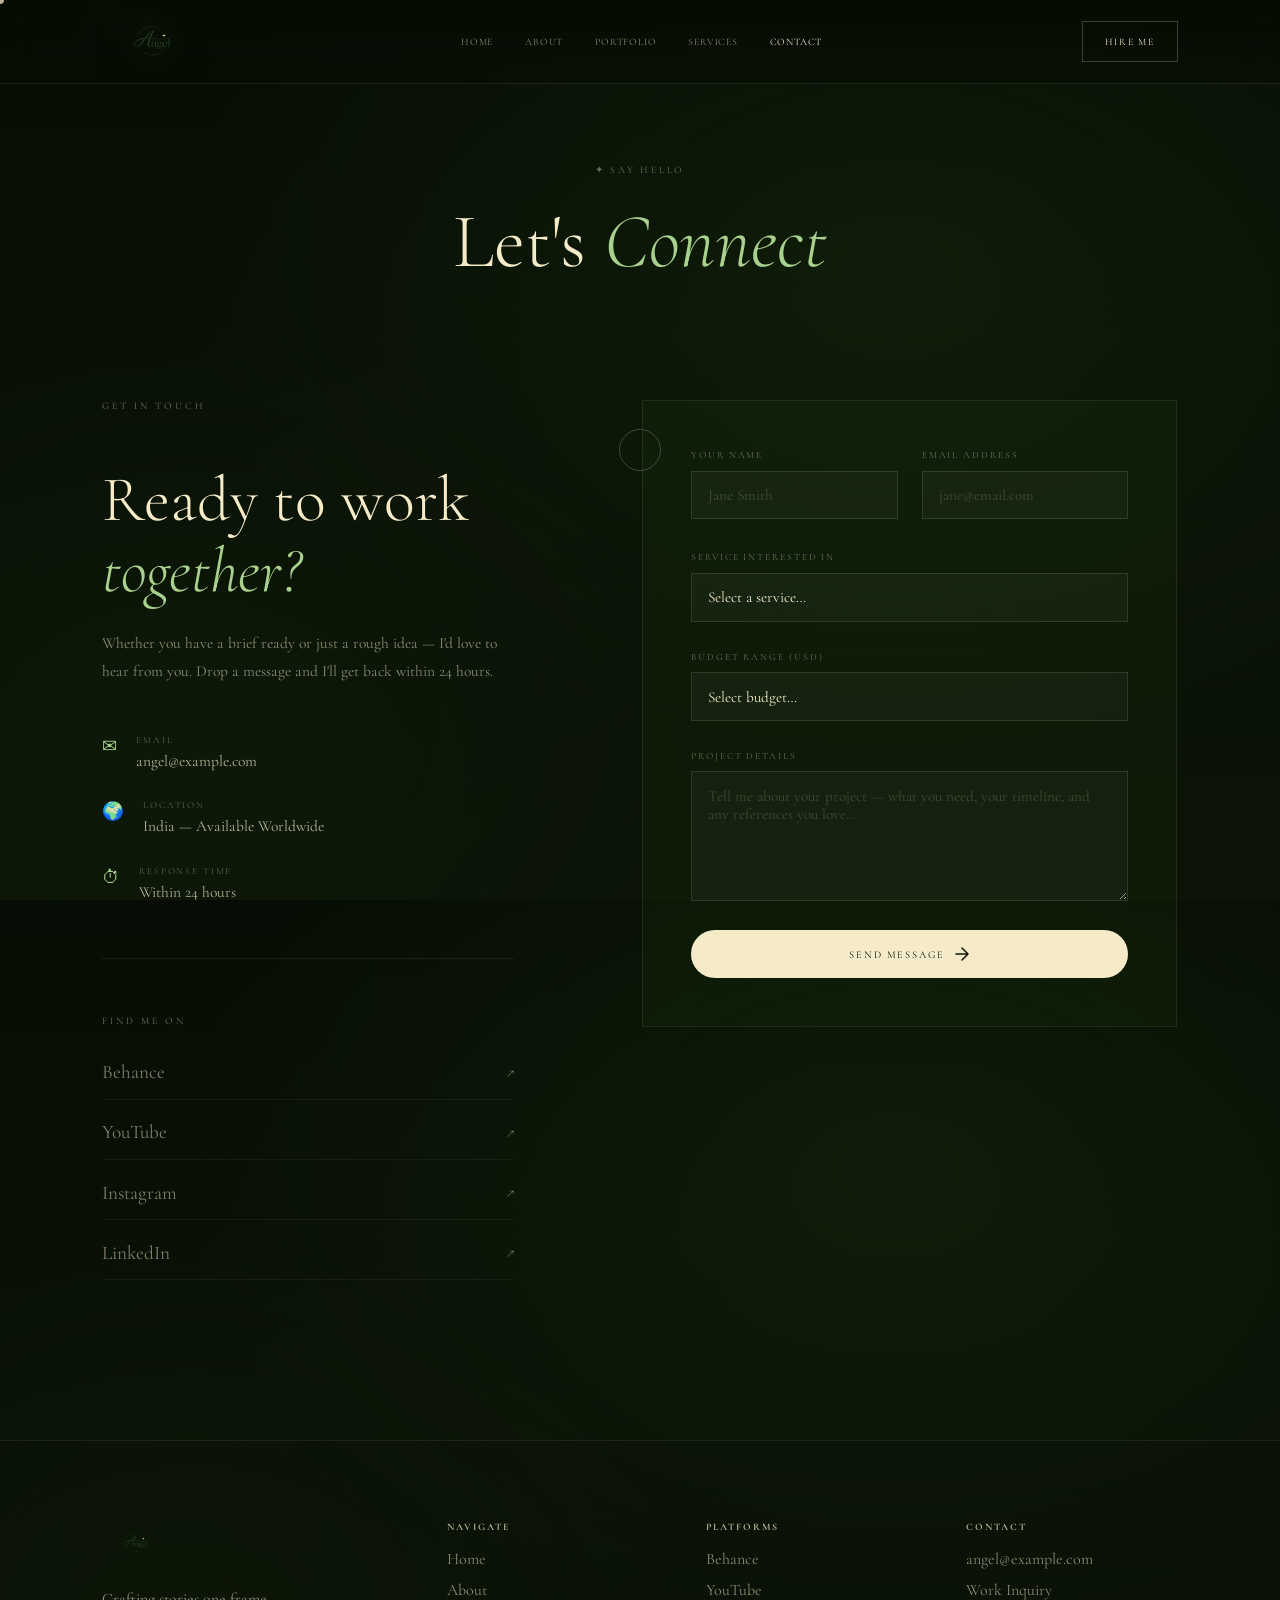
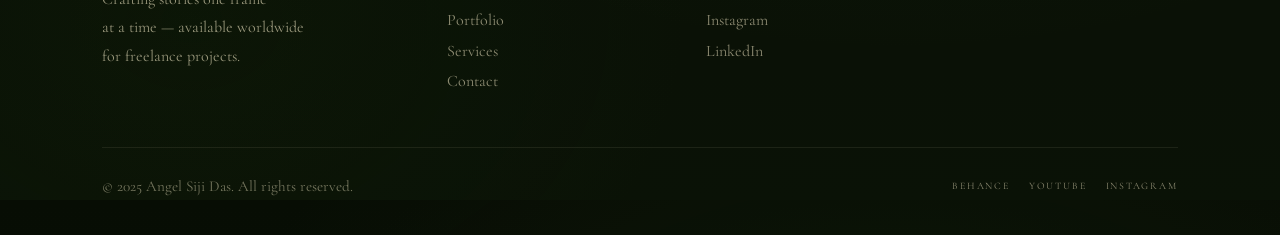
<file: contact.html>
<!DOCTYPE html>
<html lang="en">
<head>
  <meta charset="UTF-8" />
  <meta name="viewport" content="width=device-width, initial-scale=1.0" />
  <title>Contact — Angel Siji Das</title>
  <meta name="description" content="Get in touch with Angel Siji Das for animation freelance inquiries." />
  <link rel="stylesheet" href="css/style.css" />
  <link rel="stylesheet" href="css/contact.css" />
  <link rel="icon" href="assets/images/favicon.png" type="image/png" />
</head>
<body>

  <div class="cursor" id="cursor"></div>
  <div class="cursor-ring" id="cursor-ring"></div>

  <nav id="navbar">
    <a href="index.html">
      <img src="assets/images/logo.png" alt="Angel Logo" class="nav-logo"
           onerror="this.style.display='none'; this.nextElementSibling.style.display='block';" />
      <span class="nav-logo-text" style="display:none; font-family:'Cormorant Garamond',serif; font-style:italic; font-size:1.6rem; color:var(--cream);">Angel</span>
    </a>
    <ul class="nav-links">
      <li><a href="index.html">Home</a></li>
      <li><a href="about.html">About</a></li>
      <li><a href="portfolio.html">Portfolio</a></li>
      <li><a href="services.html">Services</a></li>
      <li><a href="contact.html" class="active">Contact</a></li>
    </ul>
    <a href="contact.html" class="nav-cta">Hire Me</a>
    <div class="hamburger" id="hamburger"><span></span><span></span><span></span></div>
  </nav>
  <div class="mobile-menu" id="mobileMenu">
    <a href="index.html">Home</a>
    <a href="about.html">About</a>
    <a href="portfolio.html">Portfolio</a>
    <a href="services.html">Services</a>
    <a href="contact.html">Contact</a>
  </div>

  <section class="page-hero">
    <p class="page-hero-label">✦ Say Hello</p>
    <h1>Let's <em>Connect</em></h1>
  </section>

  <!-- ══ CONTACT LAYOUT ══ -->
  <section class="contact-section">
    <div class="contact-inner">

      <!-- Left: Info -->
      <div class="contact-info reveal-left">
        <p class="section-label">Get In Touch</p>
        <h2>Ready to work<br /><em>together?</em></h2>
        <p class="contact-sub">
          Whether you have a brief ready or just a rough idea — I'd love to hear from you.
          Drop a message and I'll get back within 24 hours.
        </p>

        <div class="contact-details">
          <div class="contact-detail-item">
            <span class="cd-icon">✉</span>
            <div>
              <span class="cd-label">Email</span>
              <!-- REPLACE: update with real email -->
              <a href="mailto:angel@example.com" class="cd-value">angel@example.com</a>
            </div>
          </div>
          <div class="contact-detail-item">
            <span class="cd-icon">🌍</span>
            <div>
              <span class="cd-label">Location</span>
              <span class="cd-value">India — Available Worldwide</span>
            </div>
          </div>
          <div class="contact-detail-item">
            <span class="cd-icon">⏱</span>
            <div>
              <span class="cd-label">Response Time</span>
              <span class="cd-value">Within 24 hours</span>
            </div>
          </div>
        </div>

        <div class="contact-platforms">
          <p class="section-label" style="margin-bottom:1.2rem">Find Me On</p>
          <!-- REPLACE: update href values with real profile links -->
          <div class="platform-links">
            <a href="https://www.behance.net/angelsijidas" target="_blank" class="platform-link">
              <span class="pl-name">Behance</span>
              <span class="pl-arrow">↗</span>
            </a>
            <a href="https://www.youtube.com/@Angelsdas" target="_blank" class="platform-link">
              <span class="pl-name">YouTube</span>
              <span class="pl-arrow">↗</span>
            </a>
            <a href="https://www.instagram.com/always__angel/" target="_blank" class="platform-link">
              <span class="pl-name">Instagram</span>
              <span class="pl-arrow">↗</span>
            </a>
            <a href="https://www.linkedin.com/" target="_blank" class="platform-link">
              <span class="pl-name">LinkedIn</span>
              <span class="pl-arrow">↗</span>
            </a>
          </div>
        </div>
      </div>

      <!-- Right: Form -->
      <div class="contact-form-wrap reveal-right">
        <form class="contact-form" id="contactForm" onsubmit="handleFormSubmit(event)">
          <div class="form-row">
            <div class="form-field">
              <label for="name">Your Name</label>
              <input type="text" id="name" name="name" placeholder="Jane Smith" required />
            </div>
            <div class="form-field">
              <label for="email">Email Address</label>
              <input type="email" id="email" name="email" placeholder="jane@email.com" required />
            </div>
          </div>

          <div class="form-field">
            <label for="service">Service Interested In</label>
            <select id="service" name="service">
              <option value="" disabled selected>Select a service…</option>
              <option value="2d-animation">2D Character Animation</option>
              <option value="lip-sync">Lip Sync Animation</option>
              <option value="storyboard">Storyboarding</option>
              <option value="motion-graphics">Motion Graphics / Product Ad</option>
              <option value="logo-banner">Logo & Banner Design</option>
              <option value="other">Other / Not Sure Yet</option>
            </select>
          </div>

          <div class="form-field">
            <label for="budget">Budget Range (USD)</label>
            <select id="budget" name="budget">
              <option value="" disabled selected>Select budget…</option>
              <option value="under-100">Under $100</option>
              <option value="100-300">$100 – $300</option>
              <option value="300-600">$300 – $600</option>
              <option value="600-plus">$600+</option>
              <option value="discuss">Let's Discuss</option>
            </select>
          </div>

          <div class="form-field">
            <label for="message">Project Details</label>
            <textarea id="message" name="message" rows="5"
              placeholder="Tell me about your project — what you need, your timeline, and any references you love…"
              required></textarea>
          </div>

          <button type="submit" class="btn-primary form-submit">
            <span>Send Message</span>
            <svg width="16" height="16" viewBox="0 0 16 16" fill="none">
              <path d="M2 8h12M8 2l6 6-6 6" stroke="currentColor" stroke-width="1.5" stroke-linecap="round" stroke-linejoin="round"/>
            </svg>
          </button>

          <!-- Success message (hidden by default) -->
          <div class="form-success" id="formSuccess">
            <span>✦</span>
            <p>Message sent! I'll be in touch within 24 hours.</p>
          </div>
        </form>
      </div>

    </div>
  </section>

  <footer>
    <div class="footer-grid">
      <div class="footer-brand">
        <img src="assets/images/logo.png" alt="Angel"
             onerror="this.outerHTML='<p style=\'font-family:Cormorant Garamond,serif;font-style:italic;font-size:1.8rem;color:var(--cream);margin-bottom:1.2rem;\'>Angel</p>'" />
        <p>Crafting stories one frame<br />at a time — available worldwide<br />for freelance projects.</p>
      </div>
      <div class="footer-col">
        <h4>Navigate</h4>
        <ul>
          <li><a href="index.html">Home</a></li>
          <li><a href="about.html">About</a></li>
          <li><a href="portfolio.html">Portfolio</a></li>
          <li><a href="services.html">Services</a></li>
          <li><a href="contact.html">Contact</a></li>
        </ul>
      </div>
      <div class="footer-col">
        <h4>Platforms</h4>
        <ul>
          <li><a href="https://www.behance.net/angelsijidas" target="_blank">Behance</a></li>
          <li><a href="https://www.youtube.com/@Angelsdas" target="_blank">YouTube</a></li>
          <li><a href="https://www.instagram.com/always__angel/" target="_blank">Instagram</a></li>
          <li><a href="https://www.linkedin.com/" target="_blank">LinkedIn</a></li>
        </ul>
      </div>
      <div class="footer-col">
        <h4>Contact</h4>
        <ul>
          <li><a href="mailto:angel@example.com">angel@example.com</a></li>
          <li><a href="contact.html">Work Inquiry</a></li>
        </ul>
      </div>
    </div>
    <div class="footer-bottom">
      <p>© 2025 Angel Siji Das. All rights reserved.</p>
      <div class="footer-socials">
        <a href="https://www.behance.net/angelsijidas" target="_blank">Behance</a>
        <a href="https://www.youtube.com/@Angelsdas" target="_blank">YouTube</a>
        <a href="https://www.instagram.com/always__angel/" target="_blank">Instagram</a>
      </div>
    </div>
  </footer>

  <script src="js/script.js"></script>
</body>
</html>
</file>
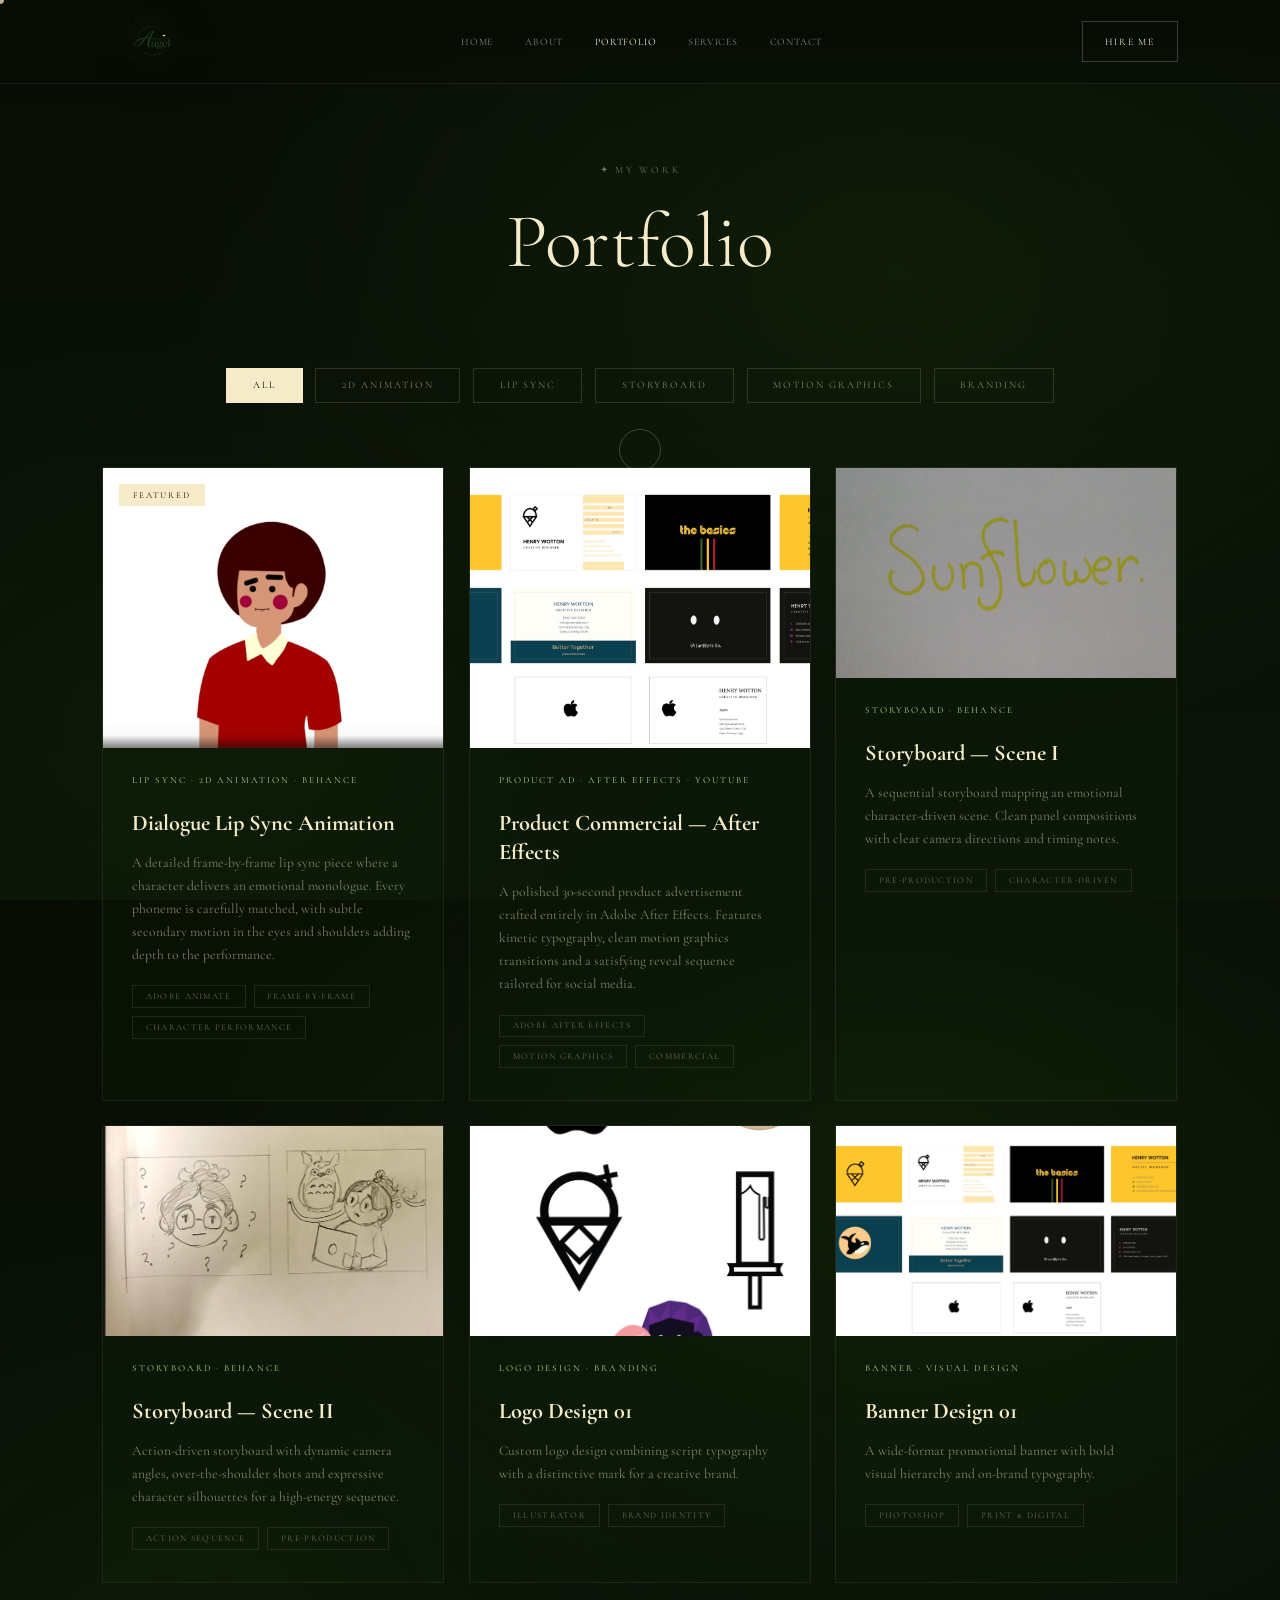
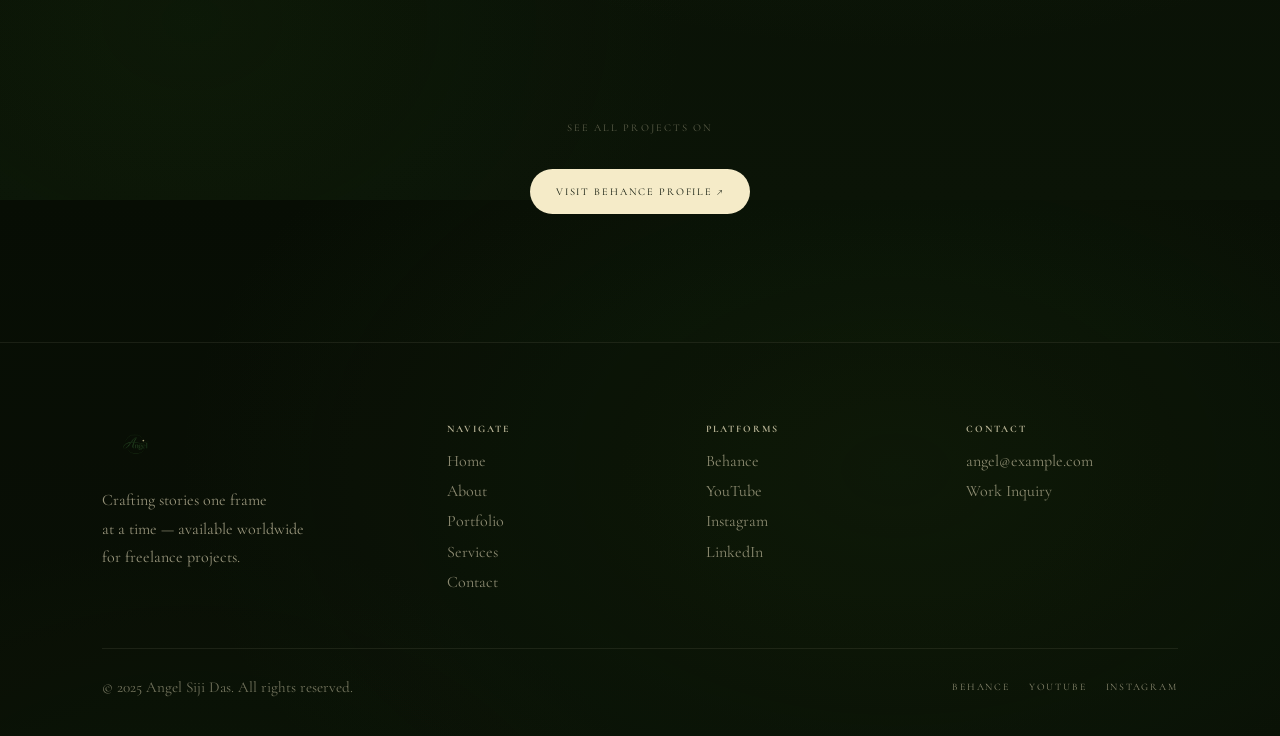
<file: portfolio.html>
<!DOCTYPE html>
<html lang="en">
<head>
  <meta charset="UTF-8" />
  <meta name="viewport" content="width=device-width, initial-scale=1.0" />
  <title>Portfolio — Angel Siji Das</title>
  <meta name="description" content="Portfolio of Angel Siji Das — 2D animation, lip sync, storyboards, after effects and branding work." />
  <link rel="stylesheet" href="css/style.css" />
  <link rel="stylesheet" href="css/portfolio.css" />
  <link rel="icon" href="assets/images/favicon.png" type="image/png" />
</head>
<body>

  <div class="cursor" id="cursor"></div>
  <div class="cursor-ring" id="cursor-ring"></div>

  <nav id="navbar">
    <a href="index.html">
      <img src="assets/images/logo.png" alt="Angel Logo" class="nav-logo"
           onerror="this.style.display='none'; this.nextElementSibling.style.display='block';" />
      <span class="nav-logo-text" style="display:none; font-family:'Cormorant Garamond',serif; font-style:italic; font-size:1.6rem; color:var(--cream);">Angel</span>
    </a>
    <ul class="nav-links">
      <li><a href="index.html">Home</a></li>
      <li><a href="about.html">About</a></li>
      <li><a href="portfolio.html" class="active">Portfolio</a></li>
      <li><a href="services.html">Services</a></li>
      <li><a href="contact.html">Contact</a></li>
    </ul>
    <a href="contact.html" class="nav-cta">Hire Me</a>
    <div class="hamburger" id="hamburger"><span></span><span></span><span></span></div>
  </nav>
  <div class="mobile-menu" id="mobileMenu">
    <a href="index.html">Home</a>
    <a href="about.html">About</a>
    <a href="portfolio.html">Portfolio</a>
    <a href="services.html">Services</a>
    <a href="contact.html">Contact</a>
  </div>

  <section class="page-hero">
    <p class="page-hero-label">✦ My Work</p>
    <h1>Portfolio</h1>
  </section>

  <!-- ══ FILTER TABS ══ -->
  <div class="filter-bar reveal">
    <button class="filter-btn active" data-filter="all">All</button>
    <button class="filter-btn" data-filter="animation">2D Animation</button>
    <button class="filter-btn" data-filter="lipsync">Lip Sync</button>
    <button class="filter-btn" data-filter="storyboard">Storyboard</button>
    <button class="filter-btn" data-filter="motion">Motion Graphics</button>
    <button class="filter-btn" data-filter="branding">Branding</button>
  </div>

  <!-- ══ PORTFOLIO GRID ══ -->
  <section class="portfolio-section">
    <div class="portfolio-grid">

      <!-- ── LIP SYNC ── -->
      <article class="pf-card pf-card--featured reveal" data-category="lipsync animation"
               style="transition-delay:0.05s">
        <div class="pf-media">
          <img src="assets/images/lipsync-thumb.jpg" alt="Lip Sync Animation"
               onerror="this.style.display='none'; this.nextElementSibling.style.display='flex';" />
          <div class="pf-placeholder" style="background:linear-gradient(135deg,#1A3A0E,#3D7A25); display:none;">
            <div class="pf-emoji">🎭</div>
          </div>
          <div class="pf-overlay">
            <div class="pf-overlay-inner">
              <span class="pf-platform">Behance</span>
              <a href="https://www.behance.net/gallery/241260665/lipsync-animation" target="_blank" class="pf-view-btn">
                View Project ↗
              </a>
            </div>
          </div>
          <div class="pf-badge">Featured</div>
        </div>
        <div class="pf-info">
          <span class="pf-tag">Lip Sync · 2D Animation · Behance</span>
          <h3>Dialogue Lip Sync Animation</h3>
          <p>
            A detailed frame-by-frame lip sync piece where a character delivers an emotional
            monologue. Every phoneme is carefully matched, with subtle secondary motion in
            the eyes and shoulders adding depth to the performance.
          </p>
          <div class="pf-meta">
            <span>Adobe Animate</span>
            <span>Frame-by-Frame</span>
            <span>Character Performance</span>
          </div>
        </div>
      </article>

      <!-- ── PRODUCT AD (YouTube) ── -->
      <article class="pf-card pf-card--featured reveal" data-category="motion animation"
               style="transition-delay:0.1s">
        <div class="pf-media">
          <img src="https://i.ytimg.com/vi/5SAM76MOOUU/hqdefault.jpg" alt="Product Ad"
               onerror="if(!this.dataset.fallback){this.dataset.fallback='1';this.src='assets/images/product-ad-thumb.jpg';return;}this.style.display='none';this.nextElementSibling.style.display='flex';" />
          <div class="pf-placeholder" style="background:linear-gradient(135deg,#2D5A1B,#5C9E3A); display:none;">
            <div class="pf-emoji">📦</div>
          </div>
          <div class="pf-overlay">
            <div class="pf-overlay-inner">
              <span class="pf-platform">YouTube</span>
              <a href="https://www.youtube.com/watch?v=5SAM76MOOUU" target="_blank" class="pf-view-btn">
                Watch Video ↗
              </a>
            </div>
          </div>
        </div>
        <div class="pf-info">
          <span class="pf-tag">Product Ad · After Effects · YouTube</span>
          <h3>Product Commercial — After Effects</h3>
          <p>
            A polished 30-second product advertisement crafted entirely in Adobe After Effects.
            Features kinetic typography, clean motion graphics transitions and a satisfying
            reveal sequence tailored for social media.
          </p>
          <div class="pf-meta">
            <span>Adobe After Effects</span>
            <span>Motion Graphics</span>
            <span>Commercial</span>
          </div>
        </div>
      </article>

      <!-- ── STORYBOARD 1 ── -->
      <article class="pf-card reveal" data-category="storyboard" style="transition-delay:0.15s">
        <div class="pf-media pf-media--short">
          <img src="assets/images/storyboard-01-thumb.jpg" alt="Storyboard Scene I"
               onerror="this.style.display='none'; this.nextElementSibling.style.display='flex';" />
          <div class="pf-placeholder" style="background:linear-gradient(135deg,#1A3A0E,#2D5A1B); display:none;">
            <div class="pf-emoji">📋</div>
          </div>
          <div class="pf-overlay">
            <div class="pf-overlay-inner">
              <span class="pf-platform">Portfolio</span>
              <a href="https://portfolio.adobe.com/e9164782-c2e6-408b-b7de-a1a128b94384/editor/sunflower-storyboard" target="_blank" class="pf-view-btn">
                View Storyboard ↗
              </a>
            </div>
          </div>
        </div>
        <div class="pf-info">
          <span class="pf-tag">Storyboard · Behance</span>
          <h3>Storyboard — Scene I</h3>
          <p>
            A sequential storyboard mapping an emotional character-driven scene. Clean panel
            compositions with clear camera directions and timing notes.
          </p>
          <div class="pf-meta">
            <span>Pre-production</span>
            <span>Character-Driven</span>
          </div>
        </div>
      </article>

      <!-- ── STORYBOARD 2 ── -->
      <article class="pf-card reveal" data-category="storyboard" style="transition-delay:0.2s">
        <div class="pf-media pf-media--short">
          <img src="assets/images/storyboard-02-thumb.jpg" alt="Storyboard Scene II"
               onerror="this.style.display='none'; this.nextElementSibling.style.display='flex';" />
          <div class="pf-placeholder" style="background:linear-gradient(135deg,#3D7A25,#1A3A0E); display:none;">
            <div class="pf-emoji">🎬</div>
          </div>
          <div class="pf-overlay">
            <div class="pf-overlay-inner">
              <span class="pf-platform">Behance</span>
              <a href="https://www.behance.net/gallery/238531321/Writers-wall-%28Script-and-Storyboard%29" target="_blank" class="pf-view-btn">
                View on Behance ↗
              </a>
            </div>
          </div>
        </div>
        <div class="pf-info">
          <span class="pf-tag">Storyboard · Behance</span>
          <h3>Storyboard — Scene II</h3>
          <p>
            Action-driven storyboard with dynamic camera angles, over-the-shoulder shots and
            expressive character silhouettes for a high-energy sequence.
          </p>
          <div class="pf-meta">
            <span>Action Sequence</span>
            <span>Pre-production</span>
          </div>
        </div>
      </article>

      <!-- ── BRANDING: Logo 1 ── -->
      <article class="pf-card reveal" data-category="branding" style="transition-delay:0.25s">
        <div class="pf-media pf-media--short">
          <img src="assets/images/logo-design-01.jpg" alt="Logo Design 01"
               onerror="this.style.display='none'; this.nextElementSibling.style.display='flex';" />
          <div class="pf-placeholder" style="background:linear-gradient(160deg,#2D5A1B,#5C9E3A); display:none;">
            <div class="pf-emoji">🎨</div>
          </div>
          <div class="pf-overlay">
            <div class="pf-overlay-inner">
              <span class="pf-platform">Branding</span>
              <a href="portfolio.html" class="pf-view-btn">View Design</a>
            </div>
          </div>
        </div>
        <div class="pf-info">
          <span class="pf-tag">Logo Design · Branding</span>
          <h3>Logo Design 01</h3>
          <p>Custom logo design combining script typography with a distinctive mark for a creative brand.</p>
          <div class="pf-meta"><span>Illustrator</span><span>Brand Identity</span></div>
        </div>
      </article>

      <!-- ── BRANDING: Banner 1 ── -->
      <article class="pf-card reveal" data-category="branding" style="transition-delay:0.3s">
        <div class="pf-media pf-media--short">
          <img src="assets/images/banner-design-01.jpg" alt="Banner Design 01"
               onerror="this.style.display='none'; this.nextElementSibling.style.display='flex';" />
          <div class="pf-placeholder" style="background:linear-gradient(160deg,#1A3A0E,#3D7A25); display:none;">
            <div class="pf-emoji">🖼️</div>
          </div>
          <div class="pf-overlay">
            <div class="pf-overlay-inner">
              <span class="pf-platform">Branding</span>
              <a href="portfolio.html" class="pf-view-btn">View Design</a>
            </div>
          </div>
        </div>
        <div class="pf-info">
          <span class="pf-tag">Banner · Visual Design</span>
          <h3>Banner Design 01</h3>
          <p>A wide-format promotional banner with bold visual hierarchy and on-brand typography.</p>
          <div class="pf-meta"><span>Photoshop</span><span>Print &amp; Digital</span></div>
        </div>
      </article>

    </div>
  </section>

  <!-- Behance CTA -->
  <div class="behance-cta reveal">
    <p>See all projects on</p>
    <!-- REPLACE: update href with actual Behance profile -->
    <a href="https://www.behance.net/angelsijidas" target="_blank" class="btn-primary"><span>Visit Behance Profile ↗</span></a>
  </div>

  <footer>
    <div class="footer-grid">
      <div class="footer-brand">
        <img src="assets/images/logo.png" alt="Angel"
             onerror="this.outerHTML='<p style=\'font-family:Cormorant Garamond,serif;font-style:italic;font-size:1.8rem;color:var(--cream);margin-bottom:1.2rem;\'>Angel</p>'" />
        <p>Crafting stories one frame<br />at a time — available worldwide<br />for freelance projects.</p>
      </div>
      <div class="footer-col">
        <h4>Navigate</h4>
        <ul>
          <li><a href="index.html">Home</a></li>
          <li><a href="about.html">About</a></li>
          <li><a href="portfolio.html">Portfolio</a></li>
          <li><a href="services.html">Services</a></li>
          <li><a href="contact.html">Contact</a></li>
        </ul>
      </div>
      <div class="footer-col">
        <h4>Platforms</h4>
        <ul>
          <li><a href="https://www.behance.net/angelsijidas" target="_blank">Behance</a></li>
          <li><a href="https://www.youtube.com/@Angelsdas" target="_blank">YouTube</a></li>
          <li><a href="https://www.instagram.com/always__angel/" target="_blank">Instagram</a></li>
          <li><a href="https://www.linkedin.com/" target="_blank">LinkedIn</a></li>
        </ul>
      </div>
      <div class="footer-col">
        <h4>Contact</h4>
        <ul>
          <li><a href="mailto:angel@example.com">angel@example.com</a></li>
          <li><a href="contact.html">Work Inquiry</a></li>
        </ul>
      </div>
    </div>
    <div class="footer-bottom">
      <p>© 2025 Angel Siji Das. All rights reserved.</p>
      <div class="footer-socials">
        <a href="https://www.behance.net/angelsijidas" target="_blank">Behance</a>
        <a href="https://www.youtube.com/@Angelsdas" target="_blank">YouTube</a>
        <a href="https://www.instagram.com/always__angel/" target="_blank">Instagram</a>
      </div>
    </div>
  </footer>

  <script src="js/script.js"></script>
</body>
</html>
</file>
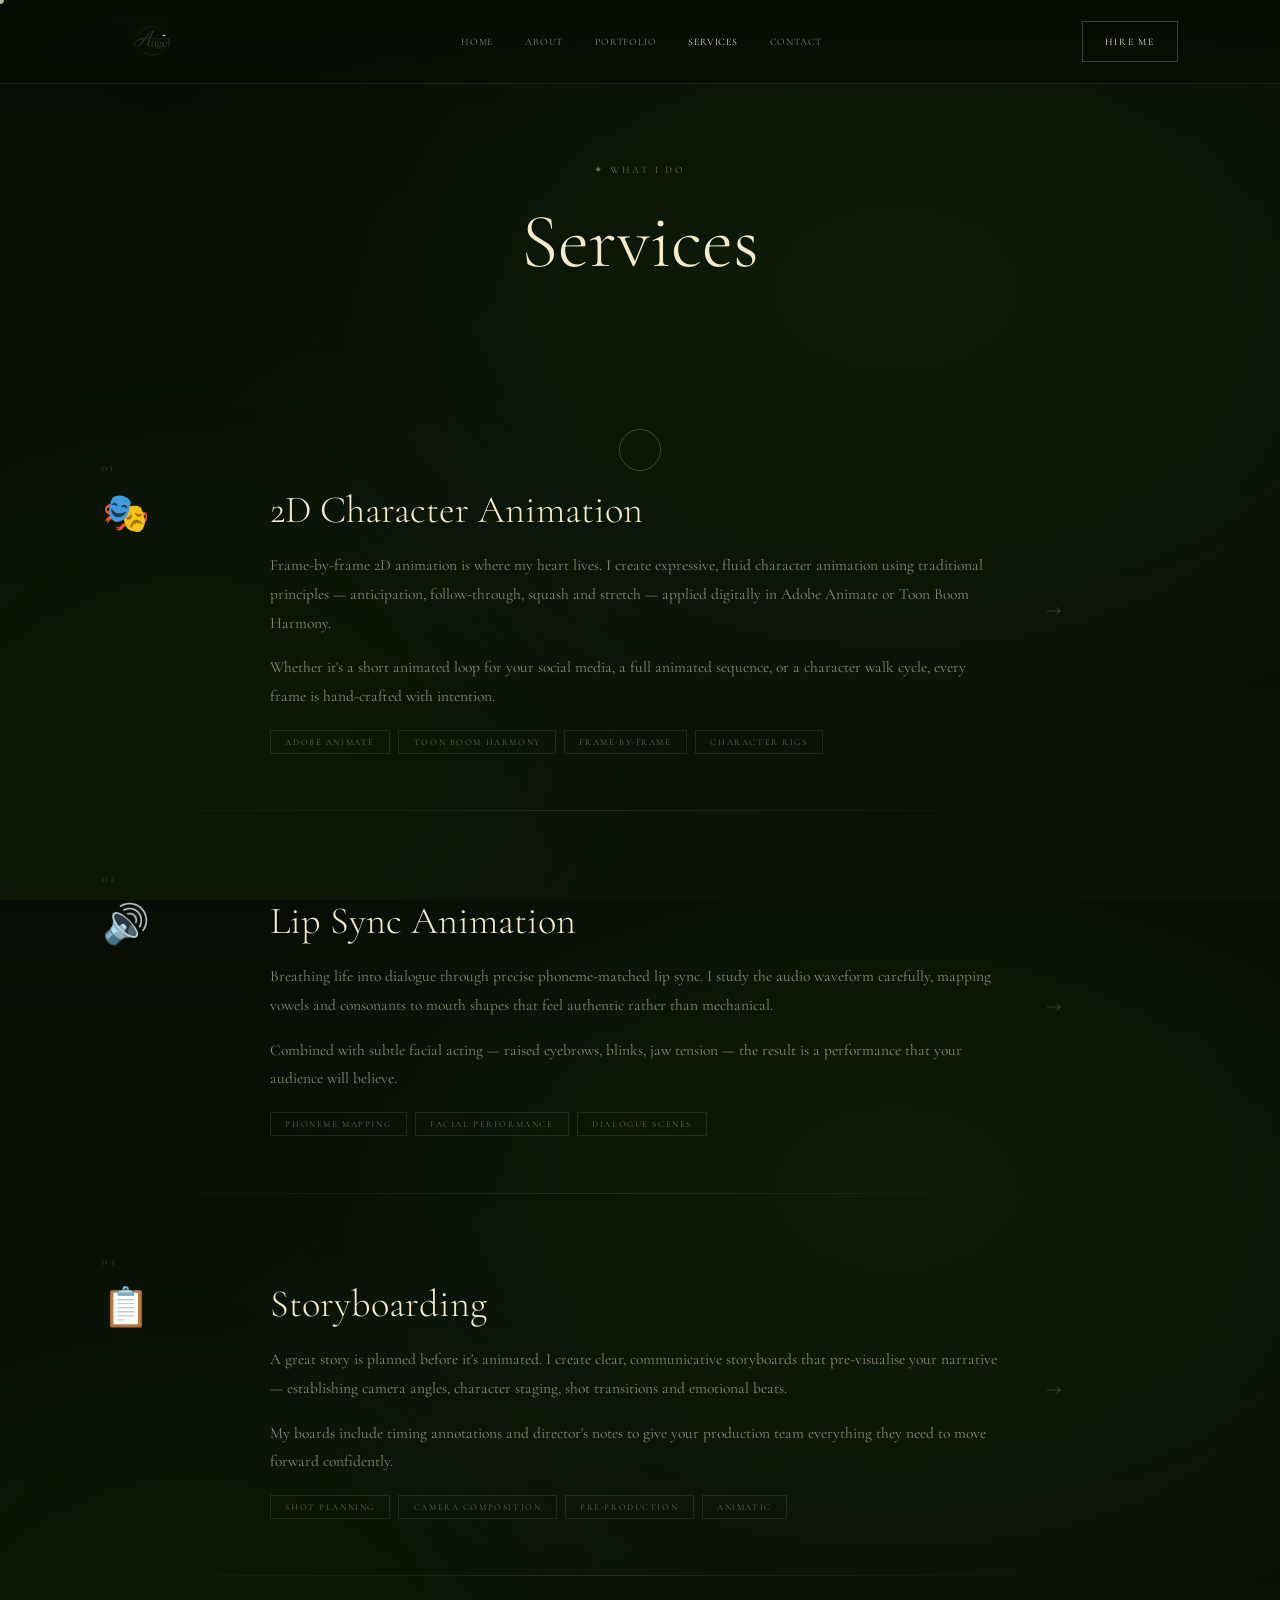
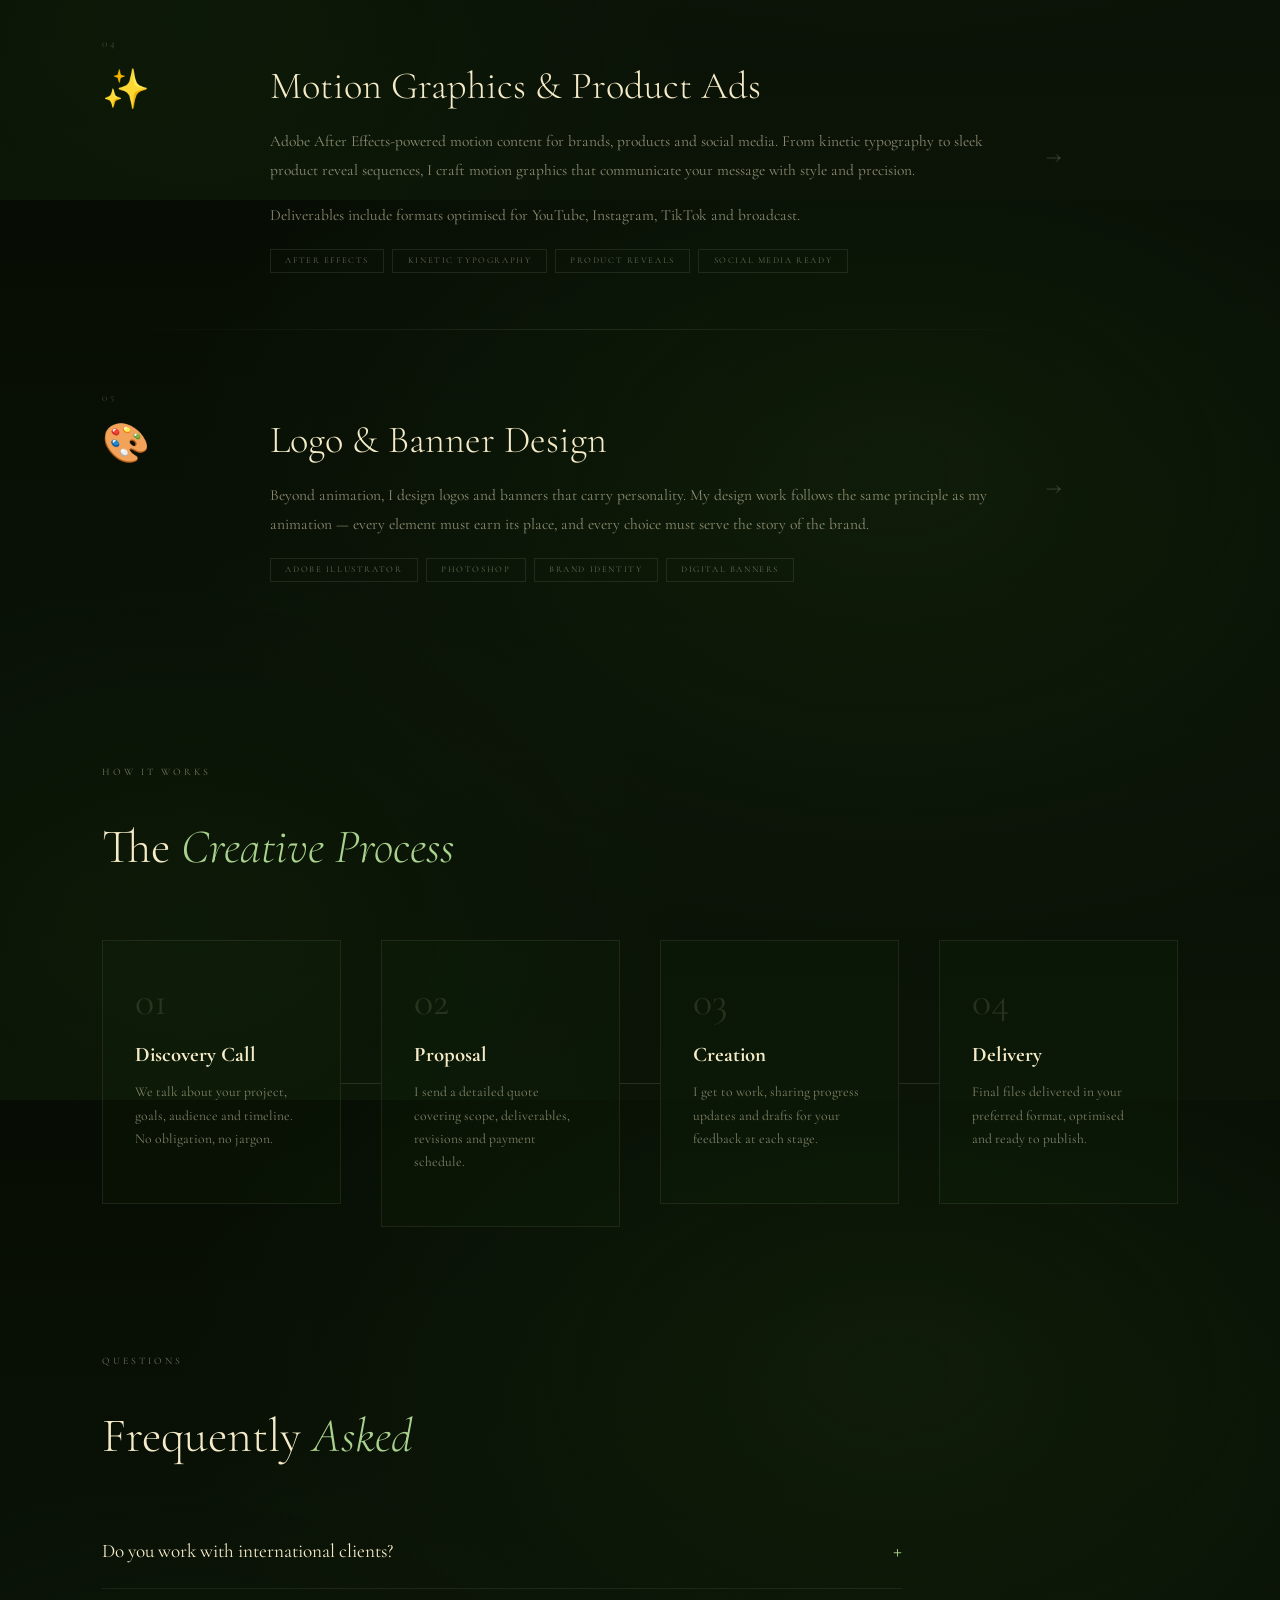
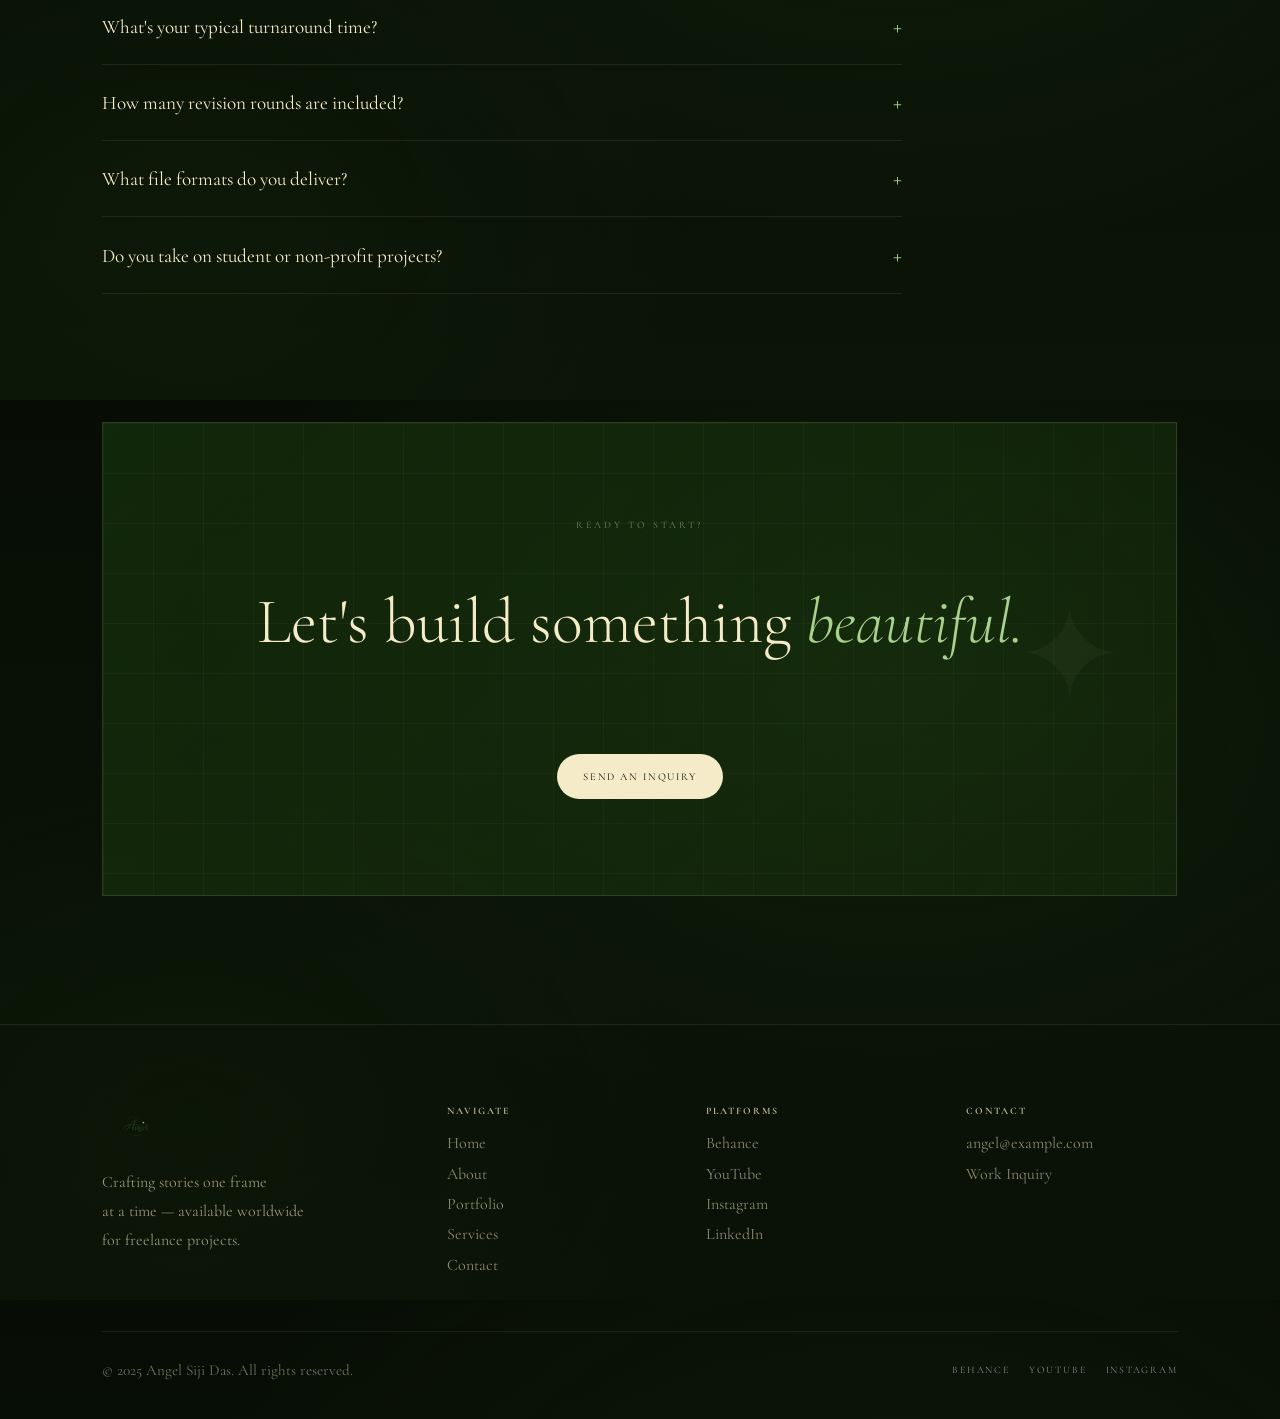
<file: services.html>
<!DOCTYPE html>
<html lang="en">
<head>
  <meta charset="UTF-8" />
  <meta name="viewport" content="width=device-width, initial-scale=1.0" />
  <title>Services — Angel Siji Das</title>
  <meta name="description" content="Animation services offered by Angel Siji Das — 2D animation, lip sync, storyboarding, motion graphics and more." />
  <link rel="stylesheet" href="css/style.css" />
  <link rel="stylesheet" href="css/services.css" />
  <link rel="icon" href="assets/images/favicon.png" type="image/png" />
</head>
<body>

  <div class="cursor" id="cursor"></div>
  <div class="cursor-ring" id="cursor-ring"></div>

  <nav id="navbar">
    <a href="index.html">
      <img src="assets/images/logo.png" alt="Angel Logo" class="nav-logo"
           onerror="this.style.display='none'; this.nextElementSibling.style.display='block';" />
      <span class="nav-logo-text" style="display:none; font-family:'Cormorant Garamond',serif; font-style:italic; font-size:1.6rem; color:var(--cream);">Angel</span>
    </a>
    <ul class="nav-links">
      <li><a href="index.html">Home</a></li>
      <li><a href="about.html">About</a></li>
      <li><a href="portfolio.html">Portfolio</a></li>
      <li><a href="services.html" class="active">Services</a></li>
      <li><a href="contact.html">Contact</a></li>
    </ul>
    <a href="contact.html" class="nav-cta">Hire Me</a>
    <div class="hamburger" id="hamburger"><span></span><span></span><span></span></div>
  </nav>
  <div class="mobile-menu" id="mobileMenu">
    <a href="index.html">Home</a>
    <a href="about.html">About</a>
    <a href="portfolio.html">Portfolio</a>
    <a href="services.html">Services</a>
    <a href="contact.html">Contact</a>
  </div>

  <section class="page-hero">
    <p class="page-hero-label">✦ What I Do</p>
    <h1>Services</h1>
  </section>

  <!-- ══ SERVICES LIST ══ -->
  <section class="services-full">
    <div class="services-full-inner">

      <article class="svc-full-card reveal" style="transition-delay:0.05s">
        <div class="svc-full-left">
          <div class="svc-full-num">01</div>
          <div class="svc-full-icon">🎭</div>
        </div>
        <div class="svc-full-body">
          <h2>2D Character Animation</h2>
          <p>
            Frame-by-frame 2D animation is where my heart lives. I create expressive, fluid
            character animation using traditional principles — anticipation, follow-through,
            squash and stretch — applied digitally in Adobe Animate or Toon Boom Harmony.
          </p>
          <p>
            Whether it's a short animated loop for your social media, a full animated sequence,
            or a character walk cycle, every frame is hand-crafted with intention.
          </p>
          <div class="svc-tags">
            <span>Adobe Animate</span>
            <span>Toon Boom Harmony</span>
            <span>Frame-by-Frame</span>
            <span>Character Rigs</span>
          </div>
        </div>
        <a href="contact.html" class="svc-arrow">→</a>
      </article>

      <div class="svc-divider"></div>

      <article class="svc-full-card reveal" style="transition-delay:0.1s">
        <div class="svc-full-left">
          <div class="svc-full-num">02</div>
          <div class="svc-full-icon">🔊</div>
        </div>
        <div class="svc-full-body">
          <h2>Lip Sync Animation</h2>
          <p>
            Breathing life into dialogue through precise phoneme-matched lip sync. I study the
            audio waveform carefully, mapping vowels and consonants to mouth shapes that
            feel authentic rather than mechanical.
          </p>
          <p>
            Combined with subtle facial acting — raised eyebrows, blinks, jaw tension — the
            result is a performance that your audience will believe.
          </p>
          <div class="svc-tags">
            <span>Phoneme Mapping</span>
            <span>Facial Performance</span>
            <span>Dialogue Scenes</span>
          </div>
        </div>
        <a href="contact.html" class="svc-arrow">→</a>
      </article>

      <div class="svc-divider"></div>

      <article class="svc-full-card reveal" style="transition-delay:0.15s">
        <div class="svc-full-left">
          <div class="svc-full-num">03</div>
          <div class="svc-full-icon">📋</div>
        </div>
        <div class="svc-full-body">
          <h2>Storyboarding</h2>
          <p>
            A great story is planned before it's animated. I create clear, communicative
            storyboards that pre-visualise your narrative — establishing camera angles,
            character staging, shot transitions and emotional beats.
          </p>
          <p>
            My boards include timing annotations and director's notes to give your production
            team everything they need to move forward confidently.
          </p>
          <div class="svc-tags">
            <span>Shot Planning</span>
            <span>Camera Composition</span>
            <span>Pre-production</span>
            <span>Animatic</span>
          </div>
        </div>
        <a href="contact.html" class="svc-arrow">→</a>
      </article>

      <div class="svc-divider"></div>

      <article class="svc-full-card reveal" style="transition-delay:0.2s">
        <div class="svc-full-left">
          <div class="svc-full-num">04</div>
          <div class="svc-full-icon">✨</div>
        </div>
        <div class="svc-full-body">
          <h2>Motion Graphics &amp; Product Ads</h2>
          <p>
            Adobe After Effects-powered motion content for brands, products and social media.
            From kinetic typography to sleek product reveal sequences, I craft motion graphics
            that communicate your message with style and precision.
          </p>
          <p>
            Deliverables include formats optimised for YouTube, Instagram, TikTok and broadcast.
          </p>
          <div class="svc-tags">
            <span>After Effects</span>
            <span>Kinetic Typography</span>
            <span>Product Reveals</span>
            <span>Social Media Ready</span>
          </div>
        </div>
        <a href="contact.html" class="svc-arrow">→</a>
      </article>

      <div class="svc-divider"></div>

      <article class="svc-full-card reveal" style="transition-delay:0.25s">
        <div class="svc-full-left">
          <div class="svc-full-num">05</div>
          <div class="svc-full-icon">🎨</div>
        </div>
        <div class="svc-full-body">
          <h2>Logo &amp; Banner Design</h2>
          <p>
            Beyond animation, I design logos and banners that carry personality. My design work
            follows the same principle as my animation — every element must earn its place,
            and every choice must serve the story of the brand.
          </p>
          <div class="svc-tags">
            <span>Adobe Illustrator</span>
            <span>Photoshop</span>
            <span>Brand Identity</span>
            <span>Digital Banners</span>
          </div>
        </div>
        <a href="contact.html" class="svc-arrow">→</a>
      </article>

    </div>
  </section>

  <!-- ══ PROCESS ══ -->
  <section class="process-section">
    <div class="process-header reveal">
      <p class="section-label">How It Works</p>
      <h2>The <em>Creative Process</em></h2>
    </div>
    <div class="process-steps">
      <div class="process-step reveal" style="transition-delay:0.05s">
        <div class="step-num">01</div>
        <h3>Discovery Call</h3>
        <p>We talk about your project, goals, audience and timeline. No obligation, no jargon.</p>
      </div>
      <div class="process-connector"></div>
      <div class="process-step reveal" style="transition-delay:0.1s">
        <div class="step-num">02</div>
        <h3>Proposal</h3>
        <p>I send a detailed quote covering scope, deliverables, revisions and payment schedule.</p>
      </div>
      <div class="process-connector"></div>
      <div class="process-step reveal" style="transition-delay:0.15s">
        <div class="step-num">03</div>
        <h3>Creation</h3>
        <p>I get to work, sharing progress updates and drafts for your feedback at each stage.</p>
      </div>
      <div class="process-connector"></div>
      <div class="process-step reveal" style="transition-delay:0.2s">
        <div class="step-num">04</div>
        <h3>Delivery</h3>
        <p>Final files delivered in your preferred format, optimised and ready to publish.</p>
      </div>
    </div>
  </section>

  <!-- ══ FAQ ══ -->
  <section class="faq-section">
    <div class="faq-header reveal">
      <p class="section-label">Questions</p>
      <h2>Frequently <em>Asked</em></h2>
    </div>
    <div class="faq-list">
      <div class="faq-item reveal">
        <div class="faq-question" onclick="toggleFaq(this)">
          <span>Do you work with international clients?</span>
          <span class="faq-toggle">+</span>
        </div>
        <div class="faq-answer">
          <p>Absolutely. I work with clients worldwide. Communication is via email, WhatsApp or video call, and payments are accepted via international transfer or UPI.</p>
        </div>
      </div>
      <div class="faq-item reveal" style="transition-delay:0.05s">
        <div class="faq-question" onclick="toggleFaq(this)">
          <span>What's your typical turnaround time?</span>
          <span class="faq-toggle">+</span>
        </div>
        <div class="faq-answer">
          <p>Turnaround depends on the scope. A short animation loop takes 3–5 days. A full storyboard package can take 5–10 days. We'll agree a clear timeline before work begins.</p>
        </div>
      </div>
      <div class="faq-item reveal" style="transition-delay:0.1s">
        <div class="faq-question" onclick="toggleFaq(this)">
          <span>How many revision rounds are included?</span>
          <span class="faq-toggle">+</span>
        </div>
        <div class="faq-answer">
          <p>Standard projects include two rounds of revisions. Additional rounds can be arranged at an agreed rate.</p>
        </div>
      </div>
      <div class="faq-item reveal" style="transition-delay:0.15s">
        <div class="faq-question" onclick="toggleFaq(this)">
          <span>What file formats do you deliver?</span>
          <span class="faq-toggle">+</span>
        </div>
        <div class="faq-answer">
          <p>Animation is delivered as MP4 (H.264), ProRes, or GIF depending on your needs. Source files (AE project, Animate file) can be provided on request. Storyboards are delivered as PDF and PNG.</p>
        </div>
      </div>
      <div class="faq-item reveal" style="transition-delay:0.2s">
        <div class="faq-question" onclick="toggleFaq(this)">
          <span>Do you take on student or non-profit projects?</span>
          <span class="faq-toggle">+</span>
        </div>
        <div class="faq-answer">
          <p>Yes — I believe in supporting creative communities. Reach out and we'll find something that works for both of us.</p>
        </div>
      </div>
    </div>
  </section>

  <!-- CTA -->
  <section class="cta-banner reveal">
    <div class="cta-banner-inner">
      <p class="section-label">Ready to Start?</p>
      <h2>Let's build something <em>beautiful.</em></h2>
      <a href="contact.html" class="btn-primary" style="margin-top:2.5rem"><span>Send an Inquiry</span></a>
    </div>
    <div class="cta-deco">✦</div>
  </section>

  <footer>
    <div class="footer-grid">
      <div class="footer-brand">
        <img src="assets/images/logo.png" alt="Angel"
             onerror="this.outerHTML='<p style=\'font-family:Cormorant Garamond,serif;font-style:italic;font-size:1.8rem;color:var(--cream);margin-bottom:1.2rem;\'>Angel</p>'" />
        <p>Crafting stories one frame<br />at a time — available worldwide<br />for freelance projects.</p>
      </div>
      <div class="footer-col">
        <h4>Navigate</h4>
        <ul>
          <li><a href="index.html">Home</a></li>
          <li><a href="about.html">About</a></li>
          <li><a href="portfolio.html">Portfolio</a></li>
          <li><a href="services.html">Services</a></li>
          <li><a href="contact.html">Contact</a></li>
        </ul>
      </div>
      <div class="footer-col">
        <h4>Platforms</h4>
        <ul>
          <li><a href="https://www.behance.net/angelsijidas" target="_blank">Behance</a></li>
          <li><a href="https://www.youtube.com/@Angelsdas" target="_blank">YouTube</a></li>
          <li><a href="https://www.instagram.com/always__angel/" target="_blank">Instagram</a></li>
          <li><a href="https://www.linkedin.com/" target="_blank">LinkedIn</a></li>
        </ul>
      </div>
      <div class="footer-col">
        <h4>Contact</h4>
        <ul>
          <li><a href="mailto:angel@example.com">angel@example.com</a></li>
          <li><a href="contact.html">Work Inquiry</a></li>
        </ul>
      </div>
    </div>
    <div class="footer-bottom">
      <p>© 2025 Angel Siji Das. All rights reserved.</p>
      <div class="footer-socials">
        <a href="https://www.behance.net/angelsijidas" target="_blank">Behance</a>
        <a href="https://www.youtube.com/@Angelsdas" target="_blank">YouTube</a>
        <a href="https://www.instagram.com/always__angel/" target="_blank">Instagram</a>
      </div>
    </div>
  </footer>

  <script src="js/script.js"></script>
</body>
</html>
</file>
<file: css/style.css>
/* Global styles + tokens shared across pages */

@import url('https://fonts.googleapis.com/css2?family=Cormorant+Garamond:ital,wght@0,400;0,600;1,400&family=Cormorant+SC:wght@400;600&display=swap');

:root {
  --green-deep: #0b1407;
  --green-mid: #1a3a0e;
  --green: #2d5a1b;
  --green-pale: #a9d18e;

  --cream: #f5ebc8;
  --cream-mid: rgba(245, 235, 200, 0.72);
  --cream-dim: rgba(245, 235, 200, 0.55);

  --font-display: "Cormorant SC", "Cormorant Garamond", serif;
  --font-script: "Cormorant Garamond", serif;

  --nav-h: 84px;
  --radius: 16px;
  --transition: 220ms ease;
  --transition-slow: 520ms ease;
  --shadow: 0 22px 70px rgba(0, 0, 0, 0.45);
}

* { box-sizing: border-box; }
html, body { height: 100%; }
body {
  margin: 0;
  font-family: var(--font-script);
  background: radial-gradient(1200px 800px at 70% 30%, rgba(45, 90, 27, 0.18), transparent 60%),
              radial-gradient(900px 700px at 15% 80%, rgba(26, 58, 14, 0.16), transparent 55%),
              linear-gradient(180deg, #070d04 0%, var(--green-deep) 100%);
  color: var(--cream);
  overflow-x: hidden;
}

a { color: inherit; text-decoration: none; }
img { max-width: 100%; display: block; }

/* Media blocks used across pages */
.card-media img,
.pf-media img,
.about-photo img,
.collage-item img {
  width: 100%;
  height: 100%;
  object-fit: cover;
}

/* Cursor */
.cursor, .cursor-ring {
  position: fixed;
  top: 0;
  left: 0;
  pointer-events: none;
  z-index: 9999;
  transform: translate(-50%, -50%);
}
.cursor {
  width: 8px;
  height: 8px;
  border-radius: 50%;
  background: var(--cream);
  opacity: 0.75;
}
.cursor-ring {
  width: 42px;
  height: 42px;
  border-radius: 50%;
  border: 1px solid rgba(245, 235, 200, 0.35);
  transition: width var(--transition), height var(--transition), border-color var(--transition), opacity var(--transition);
  opacity: 0.65;
}
.cursor-ring.is-hover {
  width: 56px;
  height: 56px;
  border-color: rgba(245, 235, 200, 0.65);
  opacity: 0.9;
}

@media (pointer: coarse) {
  .cursor, .cursor-ring { display: none; }
}

/* Reveal animations */
.reveal, .reveal-left, .reveal-right {
  opacity: 0;
  transform: translateY(18px);
  transition: opacity 720ms ease, transform 720ms ease;
  will-change: opacity, transform;
}
.reveal-left { transform: translateX(-18px); }
.reveal-right { transform: translateX(18px); }
.reveal.is-visible,
.reveal-left.is-visible,
.reveal-right.is-visible {
  opacity: 1;
  transform: translate(0, 0);
}

/* Navigation */
nav#navbar {
  position: fixed;
  top: 0;
  left: 0;
  right: 0;
  height: var(--nav-h);
  display: flex;
  align-items: center;
  justify-content: space-between;
  padding: 0 8vw;
  z-index: 1000;
  background: rgba(8, 14, 5, 0.55);
  backdrop-filter: blur(14px);
  border-bottom: 1px solid rgba(245, 235, 200, 0.08);
}
nav#navbar > a {
  display: flex;
  align-items: center;
  gap: 0.85rem;
}
.nav-logo {
  height: calc(var(--nav-h) - 18px);
  width: auto;
  max-height: calc(var(--nav-h) - 18px);
  object-fit: contain;
  filter: drop-shadow(0 10px 26px rgba(0,0,0,0.55)) drop-shadow(0 0 22px rgba(169,209,142,0.25));
}
.nav-links {
  list-style: none;
  display: flex;
  gap: 2rem;
  padding: 0;
  margin: 0;
  align-items: center;
  font-family: var(--font-display);
  letter-spacing: 0.08em;
  text-transform: uppercase;
  font-size: 0.62rem;
}
.nav-links a {
  color: rgba(245, 235, 200, 0.55);
  transition: color var(--transition);
}
.nav-links a:hover,
.nav-links a.active {
  color: var(--cream);
}
.nav-cta {
  font-family: var(--font-display);
  font-size: 0.62rem;
  letter-spacing: 0.18em;
  text-transform: uppercase;
  padding: 0.85rem 1.35rem;
  border: 1px solid rgba(245, 235, 200, 0.22);
  transition: border-color var(--transition), background var(--transition);
}
.nav-cta:hover { border-color: var(--cream); background: rgba(245, 235, 200, 0.06); }

.hamburger {
  display: none;
  width: 42px;
  height: 42px;
  border: 1px solid rgba(245, 235, 200, 0.14);
  align-items: center;
  justify-content: center;
  gap: 6px;
  flex-direction: column;
  cursor: pointer;
}
.hamburger span {
  width: 18px;
  height: 1px;
  background: rgba(245, 235, 200, 0.7);
  display: block;
}

.mobile-menu {
  position: fixed;
  top: var(--nav-h);
  left: 0;
  right: 0;
  background: rgba(8, 14, 5, 0.92);
  border-bottom: 1px solid rgba(245, 235, 200, 0.08);
  transform: translateY(-120%);
  transition: transform var(--transition);
  padding: 1rem 8vw 1.4rem;
  z-index: 999;
  display: flex;
  flex-direction: column;
  gap: 0.85rem;
}
.mobile-menu a {
  font-family: var(--font-display);
  text-transform: uppercase;
  letter-spacing: 0.16em;
  font-size: 0.7rem;
  color: rgba(245, 235, 200, 0.7);
}
.mobile-menu.is-open { transform: translateY(0); }

/* Shared type */
.section-label {
  font-family: var(--font-display);
  font-size: 0.62rem;
  letter-spacing: 0.3em;
  text-transform: uppercase;
  color: rgba(245, 235, 200, 0.45);
  margin: 0 0 1.2rem;
}
em { color: var(--green-pale); font-style: italic; }

/* Buttons */
.btn-primary,
.btn-outline {
  display: inline-flex;
  align-items: center;
  justify-content: center;
  gap: 0.6rem;
  font-family: var(--font-display);
  font-size: 0.65rem;
  letter-spacing: 0.18em;
  text-transform: uppercase;
  padding: 0.95rem 1.55rem;
  border-radius: 999px;
  transition: transform var(--transition), background var(--transition), border-color var(--transition), color var(--transition);
  will-change: transform;
}
.btn-primary {
  background: var(--cream);
  color: var(--green-deep);
  border: 1px solid transparent;
}
.btn-primary:hover { transform: translateY(-1px); }
.btn-outline {
  background: transparent;
  border: 1px solid rgba(245, 235, 200, 0.22);
  color: rgba(245, 235, 200, 0.75);
}
.btn-outline:hover {
  border-color: var(--cream);
  color: var(--cream);
  transform: translateY(-1px);
}

/* Generic page hero used on inner pages */
.page-hero {
  padding: calc(var(--nav-h) + 5rem) 8vw 3rem;
  text-align: center;
}
.page-hero-label {
  font-family: var(--font-display);
  letter-spacing: 0.28em;
  text-transform: uppercase;
  font-size: 0.62rem;
  color: rgba(245, 235, 200, 0.42);
  margin: 0 0 1.2rem;
}
.page-hero h1 {
  margin: 0;
  font-family: var(--font-script);
  font-weight: 300;
  font-size: clamp(3rem, 6vw, 5.2rem);
  color: var(--cream);
}

/* Footer */
footer {
  padding: 5rem 8vw 2.5rem;
  border-top: 1px solid rgba(245, 235, 200, 0.08);
  background: rgba(8, 14, 5, 0.25);
}
.footer-grid {
  display: grid;
  grid-template-columns: 1.4fr 1fr 1fr 1fr;
  gap: 3rem;
  align-items: start;
}
.footer-brand img { height: 44px; width: auto; margin-bottom: 1.2rem; }
.footer-brand p { color: rgba(245, 235, 200, 0.6); line-height: 1.8; margin: 0; }
.footer-col h4 {
  font-family: var(--font-display);
  letter-spacing: 0.2em;
  text-transform: uppercase;
  font-size: 0.62rem;
  margin: 0 0 1rem;
  color: rgba(245, 235, 200, 0.72);
}
.footer-col ul { list-style: none; padding: 0; margin: 0; display: grid; gap: 0.65rem; }
.footer-col a { color: rgba(245, 235, 200, 0.55); transition: color var(--transition); }
.footer-col a:hover { color: var(--cream); }
.footer-bottom {
  margin-top: 3.5rem;
  padding-top: 1.8rem;
  border-top: 1px solid rgba(245, 235, 200, 0.08);
  display: flex;
  align-items: center;
  justify-content: space-between;
  gap: 1.5rem;
  flex-wrap: wrap;
}
.footer-bottom p { margin: 0; color: rgba(245, 235, 200, 0.45); font-size: 0.95rem; }
.footer-socials { display: flex; gap: 1.2rem; }
.footer-socials a { color: rgba(245, 235, 200, 0.55); font-family: var(--font-display); font-size: 0.62rem; letter-spacing: 0.18em; text-transform: uppercase; }
.footer-socials a:hover { color: var(--cream); }

/* Responsive */
@media (max-width: 980px) {
  nav#navbar { padding: 0 6vw; }
  .nav-links, .nav-cta { display: none; }
  .hamburger { display: flex; }
  .footer-grid { grid-template-columns: 1fr 1fr; }
  .nav-logo { height: calc(var(--nav-h) - 18px); }
}
@media (max-width: 640px) {
  :root { --nav-h: 76px; }
  .page-hero { padding-left: 6vw; padding-right: 6vw; }
  footer { padding-left: 6vw; padding-right: 6vw; }
  .footer-grid { grid-template-columns: 1fr; }
}
</file>
<file: css/index.css>
/* ── index.css — Home page styles ── */

/* ══ HERO ══ */
.hero {
  min-height: 100vh;
  display: flex;
  align-items: center;
  padding: var(--nav-h) 8vw 0;
  position: relative;
  overflow: hidden;
}

/* Atmospheric background */
.hero::before {
  content: '';
  position: absolute;
  inset: 0;
  background:
    radial-gradient(ellipse 70% 60% at 70% 50%, rgba(45,90,27,0.22) 0%, transparent 70%),
    radial-gradient(ellipse 50% 40% at 20% 80%, rgba(26,58,14,0.15) 0%, transparent 60%);
  pointer-events: none;
}

/* Decorative grid lines */
.hero-bg-lines {
  position: absolute;
  inset: 0;
  background-image:
    linear-gradient(rgba(245,235,200,0.025) 1px, transparent 1px),
    linear-gradient(90deg, rgba(245,235,200,0.025) 1px, transparent 1px);
  background-size: 80px 80px;
  pointer-events: none;
}

.hero-content {
  flex: 1;
  max-width: 680px;
  position: relative;
  z-index: 2;
}

.hero-eyebrow {
  font-family: var(--font-display);
  font-size: 0.72rem;
  letter-spacing: 0.3em;
  text-transform: uppercase;
  color: var(--green-pale);
  margin-bottom: 2rem;
  display: flex;
  align-items: center;
  gap: 0.8rem;
}

.hero-title {
  font-family: var(--font-script);
  font-weight: 300;
  line-height: 1.05;
  margin-bottom: 2rem;
  display: flex;
  flex-direction: column;
}
.hero-title .line {
  font-size: clamp(3.5rem, 7vw, 6.5rem);
  color: var(--cream);
  display: block;
}
.hero-title .line-italic {
  font-style: italic;
  color: var(--green-pale);
}

.hero-sub {
  font-size: 1.05rem;
  line-height: 1.75;
  color: rgba(245,235,200,0.65);
  margin-bottom: 3rem;
  max-width: 480px;
}

.hero-actions {
  display: flex;
  gap: 1.2rem;
  flex-wrap: wrap;
}

/* Hero emblem */
.hero-emblem {
  position: relative;
  width: clamp(280px, 35vw, 520px);
  aspect-ratio: 1;
  flex-shrink: 0;
  display: flex;
  align-items: center;
  justify-content: center;
  z-index: 2;
}
.hero-emblem img {
  width: 100%;
  height: 100%;
  object-fit: cover;
  border-radius: 999px;
  border: 1px solid rgba(245,235,200,0.12);
  animation: float 6s ease-in-out infinite;
  filter: drop-shadow(0 0 60px rgba(45,90,27,0.4));
}
.hero-emblem-fallback {
  font-size: 8rem;
  color: var(--cream);
  animation: float 6s ease-in-out infinite;
}
.emblem-glow {
  position: absolute;
  width: 60%;
  height: 60%;
  background: radial-gradient(circle, rgba(45,90,27,0.35) 0%, transparent 70%);
  border-radius: 50%;
  filter: blur(40px);
  animation: pulseGlow 4s ease-in-out infinite;
}
@keyframes float {
  0%, 100% { transform: translateY(0px); }
  50% { transform: translateY(-18px); }
}
@keyframes pulseGlow {
  0%, 100% { opacity: 0.6; transform: scale(1); }
  50% { opacity: 1; transform: scale(1.1); }
}

/* Scroll hint */
.hero-scroll-hint {
  position: absolute;
  bottom: 2.5rem;
  left: 8vw;
  display: flex;
  align-items: center;
  gap: 1rem;
  font-family: var(--font-display);
  font-size: 0.62rem;
  letter-spacing: 0.25em;
  text-transform: uppercase;
  color: rgba(245,235,200,0.35);
}
.scroll-line {
  width: 60px;
  height: 1px;
  background: rgba(245,235,200,0.25);
  position: relative;
  overflow: hidden;
}
.scroll-line::after {
  content: '';
  position: absolute;
  left: -100%;
  top: 0;
  width: 100%;
  height: 100%;
  background: var(--cream);
  animation: scrollSlide 2s ease-in-out infinite;
}
@keyframes scrollSlide {
  0% { left: -100%; }
  100% { left: 100%; }
}

/* ══ MARQUEE ══ */
.marquee-bar {
  overflow: hidden;
  background: var(--green-deep);
  border-top: 1px solid rgba(245,235,200,0.08);
  border-bottom: 1px solid rgba(245,235,200,0.08);
  padding: 1.1rem 0;
}
.marquee-track {
  display: flex;
  gap: 2.5rem;
  width: max-content;
  animation: marquee 30s linear infinite;
  align-items: center;
}
.marquee-track span {
  font-family: var(--font-display);
  font-size: 0.7rem;
  letter-spacing: 0.2em;
  text-transform: uppercase;
  color: var(--cream-mid);
  white-space: nowrap;
}
.marquee-track .star-sep {
  color: var(--green-pale);
  font-size: 0.6rem;
  letter-spacing: 0;
}
@keyframes marquee {
  from { transform: translateX(0); }
  to { transform: translateX(-50%); }
}

/* ══ INTRO ══ */
.intro-section {
  padding: 10rem 8vw;
}
.intro-inner {
  display: grid;
  grid-template-columns: 1fr 1fr;
  gap: 8rem;
  align-items: center;
}
.intro-text h2 {
  font-family: var(--font-script);
  font-size: clamp(2rem, 4vw, 3.2rem);
  font-weight: 300;
  color: var(--cream);
  line-height: 1.2;
  margin-bottom: 1.5rem;
}
.intro-text h2 em { font-style: italic; color: var(--green-pale); }
.intro-text p {
  color: rgba(245,235,200,0.6);
  line-height: 1.8;
  margin-bottom: 1rem;
}
.intro-stats {
  display: grid;
  grid-template-columns: 1fr 1fr;
  gap: 1.5rem;
}
.stat-card {
  border: 1px solid rgba(245,235,200,0.1);
  padding: 2rem;
  display: flex;
  flex-direction: column;
  gap: 0.5rem;
  position: relative;
  overflow: hidden;
  transition: border-color var(--transition), background var(--transition);
}
.stat-card::before {
  content: '';
  position: absolute;
  inset: 0;
  background: linear-gradient(135deg, rgba(45,90,27,0.15), transparent);
  opacity: 0;
  transition: opacity var(--transition);
}
.stat-card:hover { border-color: rgba(245,235,200,0.3); }
.stat-card:hover::before { opacity: 1; }
.stat-num {
  font-family: var(--font-script);
  font-size: 3rem;
  font-weight: 300;
  color: var(--cream);
}
.stat-label {
  font-family: var(--font-display);
  font-size: 0.62rem;
  letter-spacing: 0.2em;
  text-transform: uppercase;
  color: var(--green-pale);
}

/* ══ FEATURED WORK ══ */
.featured-section {
  padding: 0 8vw 10rem;
}
.featured-header {
  text-align: center;
  margin-bottom: 5rem;
}
.featured-header h2 {
  font-family: var(--font-script);
  font-size: clamp(2.5rem, 5vw, 4rem);
  font-weight: 300;
  color: var(--cream);
}
.featured-header h2 em { font-style: italic; color: var(--green-pale); }

.featured-grid {
  display: grid;
  grid-template-columns: 1fr 1fr;
  grid-template-rows: auto auto;
  gap: 1.5rem;
}
.work-card--large {
  grid-row: 1 / 2;
}

.work-card {
  border: 1px solid rgba(245,235,200,0.08);
  overflow: hidden;
  background: rgba(26,58,14,0.15);
  transition: border-color var(--transition), transform var(--transition);
  cursor: pointer;
}
.work-card:hover { border-color: rgba(245,235,200,0.25); transform: translateY(-4px); }

.card-media {
  position: relative;
  overflow: hidden;
}
.work-card--large .card-media { height: 380px; }
.work-card:not(.work-card--large) .card-media { height: 240px; }

.card-placeholder {
  width: 100%;
  height: 100%;
  display: flex;
  align-items: center;
  justify-content: center;
  transition: transform var(--transition-slow);
}
.work-card:hover .card-placeholder { transform: scale(1.04); }
.placeholder-icon { font-size: 3.5rem; }

.card-overlay {
  position: absolute;
  inset: 0;
  background: rgba(8,14,5,0.65);
  display: flex;
  align-items: center;
  justify-content: center;
  opacity: 0;
  transition: opacity var(--transition);
}
.work-card:hover .card-overlay { opacity: 1; }
.card-link-btn {
  font-family: var(--font-display);
  font-size: 0.72rem;
  letter-spacing: 0.18em;
  text-transform: uppercase;
  padding: 0.8rem 2rem;
  border: 1px solid var(--cream);
  color: var(--cream);
  transition: background var(--transition), color var(--transition);
}
.card-link-btn:hover { background: var(--cream); color: var(--green-deep); }

.card-info {
  padding: 1.8rem 2rem;
}
.card-tag {
  font-family: var(--font-display);
  font-size: 0.6rem;
  letter-spacing: 0.25em;
  text-transform: uppercase;
  color: var(--green-pale);
  display: block;
  margin-bottom: 0.8rem;
}
.card-info h3 {
  font-family: var(--font-script);
  font-size: 1.5rem;
  font-weight: 400;
  color: var(--cream);
  margin-bottom: 0.6rem;
}
.card-info p {
  font-size: 0.88rem;
  color: rgba(245,235,200,0.55);
  line-height: 1.7;
}

.featured-cta {
  text-align: center;
  margin-top: 4rem;
}

/* ══ COLLAGE ══ */
.collage-section {
  padding: 0 8vw 10rem;
}
.collage-header {
  text-align: center;
  margin-bottom: 4rem;
}
.collage-header h2 {
  font-family: var(--font-script);
  font-size: clamp(2.5rem, 5vw, 4rem);
  font-weight: 300;
  color: var(--cream);
}
.collage-header h2 em { font-style: italic; color: var(--green-pale); }

.collage-grid {
  display: grid;
  grid-template-columns: 2fr 1fr;
  grid-template-rows: 240px;
  gap: 1rem;
}
.collage-item--wide { grid-column: span 2; }
.collage-item {
  overflow: hidden;
  border: 1px solid rgba(245,235,200,0.06);
  transition: border-color var(--transition);
}
.collage-item:hover { border-color: rgba(245,235,200,0.2); }
.collage-placeholder {
  width: 100%;
  height: 100%;
  display: flex;
  align-items: center;
  justify-content: center;
  font-family: var(--font-display);
  font-size: 0.65rem;
  letter-spacing: 0.25em;
  text-transform: uppercase;
  color: rgba(245,235,200,0.5);
  transition: transform var(--transition-slow);
}
.collage-placeholder img {
  width: 100%; height: 100%; object-fit: cover;
}
.collage-item:hover .collage-placeholder { transform: scale(1.05); }

/* ══ SERVICES TEASER ══ */
.services-teaser {
  padding: 0 8vw 10rem;
}
.services-teaser-header {
  text-align: center;
  margin-bottom: 4rem;
}
.services-teaser-header h2 {
  font-family: var(--font-script);
  font-size: clamp(2.5rem, 5vw, 4rem);
  font-weight: 300;
  color: var(--cream);
}
.services-teaser-header h2 em { font-style: italic; color: var(--green-pale); }
.services-grid {
  display: grid;
  grid-template-columns: repeat(4, 1fr);
  gap: 1.5rem;
}
.svc-card {
  border: 1px solid rgba(245,235,200,0.08);
  padding: 2.5rem 2rem;
  transition: border-color var(--transition), background var(--transition), transform var(--transition);
  position: relative;
  overflow: hidden;
}
.svc-card::after {
  content: '';
  position: absolute;
  bottom: 0; left: 0;
  width: 0; height: 2px;
  background: linear-gradient(90deg, var(--green-mid), var(--green-pale));
  transition: width var(--transition-slow);
}
.svc-card:hover::after { width: 100%; }
.svc-card:hover {
  border-color: rgba(245,235,200,0.2);
  background: rgba(45,90,27,0.12);
  transform: translateY(-4px);
}
.svc-icon { font-size: 2rem; margin-bottom: 1.2rem; }
.svc-card h3 {
  font-family: var(--font-script);
  font-size: 1.4rem;
  color: var(--cream);
  margin-bottom: 0.8rem;
}
.svc-card p {
  font-size: 0.87rem;
  color: rgba(245,235,200,0.55);
  line-height: 1.7;
}
.services-cta {
  text-align: center;
  margin-top: 3.5rem;
}

/* ══ CTA BANNER ══ */
.cta-banner {
  margin: 0 8vw 8rem;
  border: 1px solid rgba(245,235,200,0.12);
  padding: 6rem 5rem;
  text-align: center;
  position: relative;
  overflow: hidden;
  background: linear-gradient(135deg, rgba(26,58,14,0.6), rgba(45,90,27,0.2));
}
.cta-banner::before {
  content: '';
  position: absolute;
  inset: 0;
  background-image:
    linear-gradient(rgba(245,235,200,0.03) 1px, transparent 1px),
    linear-gradient(90deg, rgba(245,235,200,0.03) 1px, transparent 1px);
  background-size: 50px 50px;
}
.cta-banner-inner { position: relative; z-index: 1; }
.cta-banner h2 {
  font-family: var(--font-script);
  font-size: clamp(2rem, 5vw, 4rem);
  font-weight: 300;
  color: var(--cream);
  line-height: 1.2;
}
.cta-banner h2 em { font-style: italic; color: var(--green-pale); }
.cta-deco {
  position: absolute;
  top: 50%;
  right: 5%;
  transform: translateY(-50%);
  font-size: 8rem;
  color: rgba(245,235,200,0.04);
  pointer-events: none;
  font-family: var(--font-script);
  line-height: 1;
}

/* ══ RESPONSIVE ══ */
@media (max-width: 1100px) {
  .services-grid { grid-template-columns: 1fr 1fr; }
  .hero { flex-direction: column; text-align: center; padding-top: calc(var(--nav-h) + 4rem); gap: 4rem; }
  .hero-sub { margin-left: auto; margin-right: auto; }
  .hero-actions { justify-content: center; }
  .hero-emblem { width: clamp(220px, 50vw, 340px); }
}
@media (max-width: 900px) {
  .intro-inner { grid-template-columns: 1fr; gap: 4rem; }
  .featured-grid { grid-template-columns: 1fr; }
  .work-card--large { grid-row: auto; }
  .work-card--large .card-media { height: 260px; }
  .collage-grid { grid-template-columns: 1fr 1fr; }
  .collage-item--wide { grid-column: span 2; }
  .cta-banner { padding: 4rem 2rem; }
}
@media (max-width: 600px) {
  .services-grid { grid-template-columns: 1fr; }
  .collage-grid { grid-template-columns: 1fr; }
  .collage-item--wide { grid-column: span 1; }
  .intro-stats { grid-template-columns: 1fr 1fr; }
  .hero { padding-left: 6vw; padding-right: 6vw; }
  .featured-section, .collage-section, .services-teaser, .intro-section { padding-left: 6vw; padding-right: 6vw; }
  .cta-banner { margin: 0 4vw 6rem; }
}
</file>
<file: css/about.css>
/* ── about.css ── */

/* Page hero italic em */
.page-hero h1 em { font-style: italic; color: var(--green-pale); }

/* ══ ABOUT INTRO ══ */
.about-intro {
  padding: 6rem 8vw 8rem;
}
.about-intro-inner {
  display: grid;
  grid-template-columns: 1fr 1.5fr;
  gap: 8rem;
  align-items: flex-start;
}

/* Photo */
.about-photo-wrap {
  position: sticky;
  top: calc(var(--nav-h) + 2rem);
}
.about-photo {
  position: relative;
  width: 100%;
  aspect-ratio: 3/4;
  overflow: hidden;
  border: 1px solid rgba(245,235,200,0.12);
}
.about-photo img {
  width: 100%;
  height: 100%;
  object-fit: cover;
  transition: transform var(--transition-slow);
}
.about-photo:hover img { transform: scale(1.04); }

.photo-placeholder {
  width: 100%; height: 100%;
  background: linear-gradient(150deg, #1A3A0E, #2D5A1B 60%, #1A3A0E);
  display: flex;
  flex-direction: column;
  align-items: center;
  justify-content: center;
  gap: 1rem;
}
.photo-initials {
  font-family: var(--font-script);
  font-size: 6rem;
  font-weight: 300;
  color: var(--cream);
  line-height: 1;
}
.photo-placeholder p {
  font-family: var(--font-display);
  font-size: 0.62rem;
  letter-spacing: 0.25em;
  text-transform: uppercase;
  color: rgba(245,235,200,0.4);
}

.photo-frame-deco {
  position: absolute;
  bottom: -12px;
  right: -12px;
  width: 60%;
  height: 60%;
  border: 1px solid rgba(245,235,200,0.1);
  pointer-events: none;
  z-index: -1;
}

.about-socials {
  display: flex;
  gap: 0.8rem;
  margin-top: 1.5rem;
  flex-wrap: wrap;
}
.social-pill {
  font-family: var(--font-display);
  font-size: 0.62rem;
  letter-spacing: 0.18em;
  text-transform: uppercase;
  padding: 0.5rem 1.2rem;
  border: 1px solid rgba(245,235,200,0.2);
  color: rgba(245,235,200,0.6);
  transition: border-color var(--transition), color var(--transition);
}
.social-pill:hover {
  border-color: var(--cream);
  color: var(--cream);
}

/* Text */
.about-text h2 {
  font-family: var(--font-script);
  font-size: clamp(2.5rem, 5vw, 4.5rem);
  font-weight: 300;
  color: var(--cream);
  line-height: 1.1;
  margin-bottom: 1rem;
}
.about-tagline {
  font-family: var(--font-display);
  font-size: 0.65rem;
  letter-spacing: 0.2em;
  text-transform: uppercase;
  color: var(--green-pale);
  margin-bottom: 2.5rem;
  padding-bottom: 2.5rem;
  border-bottom: 1px solid rgba(245,235,200,0.1);
}
.about-bio p {
  color: rgba(245,235,200,0.65);
  line-height: 1.9;
  margin-bottom: 1.4rem;
  font-size: 1rem;
}
.about-bio strong { color: var(--cream); font-weight: 500; }
.about-bio em { font-style: italic; color: var(--cream-mid); }

/* ══ SKILLS ══ */
.skills-section {
  padding: 0 8vw 8rem;
}
.skills-inner {
  max-width: 900px;
}
.skills-header {
  margin-bottom: 3.5rem;
}
.skills-header h2 {
  font-family: var(--font-script);
  font-size: clamp(2rem, 4vw, 3rem);
  font-weight: 300;
  color: var(--cream);
}
.skills-header h2 em { font-style: italic; color: var(--green-pale); }

.skills-grid {
  display: flex;
  flex-direction: column;
  gap: 1.6rem;
  margin-bottom: 4rem;
}
.skill-item {}
.skill-top {
  display: flex;
  justify-content: space-between;
  margin-bottom: 0.6rem;
}
.skill-name {
  font-family: var(--font-display);
  font-size: 0.68rem;
  letter-spacing: 0.15em;
  text-transform: uppercase;
  color: var(--cream-mid);
}
.skill-pct {
  font-family: var(--font-script);
  font-size: 0.9rem;
  color: var(--green-pale);
}
.skill-bar {
  height: 2px;
  background: rgba(245,235,200,0.08);
  border-radius: 1px;
  overflow: hidden;
}
.skill-fill {
  height: 100%;
  background: linear-gradient(90deg, var(--green-mid), var(--green-pale));
  width: 0%;
  transition: width 1.2s cubic-bezier(0.4, 0, 0.2, 1);
  border-radius: 1px;
}

.software-badges {}
.badges-row {
  display: flex;
  flex-wrap: wrap;
  gap: 0.8rem;
}
.badge {
  font-family: var(--font-display);
  font-size: 0.62rem;
  letter-spacing: 0.18em;
  text-transform: uppercase;
  padding: 0.6rem 1.4rem;
  border: 1px solid rgba(245,235,200,0.15);
  color: rgba(245,235,200,0.65);
  background: rgba(45,90,27,0.1);
  transition: border-color var(--transition), color var(--transition), background var(--transition);
}
.badge:hover {
  border-color: rgba(245,235,200,0.4);
  color: var(--cream);
  background: rgba(45,90,27,0.25);
}

/* ══ TIMELINE ══ */
.timeline-section {
  padding: 0 8vw 8rem;
}
.timeline-header {
  margin-bottom: 4rem;
}
.timeline-header h2 {
  font-family: var(--font-script);
  font-size: clamp(2rem, 4vw, 3rem);
  font-weight: 300;
  color: var(--cream);
}
.timeline-header h2 em { font-style: italic; color: var(--green-pale); }

.timeline {
  position: relative;
  padding-left: 3rem;
  max-width: 700px;
}
.timeline::before {
  content: '';
  position: absolute;
  left: 6px;
  top: 0; bottom: 0;
  width: 1px;
  background: linear-gradient(180deg, transparent, var(--green-mid) 10%, var(--green-mid) 90%, transparent);
}
.timeline-item {
  position: relative;
  margin-bottom: 3.5rem;
}
.tl-dot {
  position: absolute;
  left: -2.65rem;
  top: 4px;
  width: 12px; height: 12px;
  border-radius: 50%;
  border: 1px solid var(--green-mid);
  background: var(--black);
}
.tl-dot--active {
  background: var(--green-pale);
  border-color: var(--green-pale);
  box-shadow: 0 0 16px rgba(92,158,58,0.4);
}
.tl-year {
  font-family: var(--font-display);
  font-size: 0.62rem;
  letter-spacing: 0.25em;
  text-transform: uppercase;
  color: var(--green-pale);
  display: block;
  margin-bottom: 0.5rem;
}
.tl-content h3 {
  font-family: var(--font-script);
  font-size: 1.5rem;
  color: var(--cream);
  margin-bottom: 0.5rem;
}
.tl-content p {
  color: rgba(245,235,200,0.55);
  line-height: 1.75;
  font-size: 0.95rem;
}

/* ══ FUN FACTS ══ */
.fun-facts-section {
  padding: 0 8vw 8rem;
}
.fun-facts-inner {
  border: 1px solid rgba(245,235,200,0.08);
  padding: 4rem;
  background: rgba(26,58,14,0.15);
}
.fun-facts-grid {
  display: grid;
  grid-template-columns: repeat(4, 1fr);
  gap: 2rem;
}
.fun-fact {
  text-align: center;
}
.fun-icon {
  font-size: 2rem;
  display: block;
  margin-bottom: 1rem;
}
.fun-fact p {
  font-size: 0.9rem;
  color: rgba(245,235,200,0.6);
  line-height: 1.6;
}

/* CTA reuse */
.cta-banner {
  margin: 0 8vw 8rem;
  border: 1px solid rgba(245,235,200,0.12);
  padding: 6rem 5rem;
  text-align: center;
  position: relative;
  overflow: hidden;
  background: linear-gradient(135deg, rgba(26,58,14,0.6), rgba(45,90,27,0.2));
}
.cta-banner::before {
  content: '';
  position: absolute;
  inset: 0;
  background-image: linear-gradient(rgba(245,235,200,0.03) 1px, transparent 1px), linear-gradient(90deg, rgba(245,235,200,0.03) 1px, transparent 1px);
  background-size: 50px 50px;
}
.cta-banner-inner { position: relative; z-index: 1; }
.cta-banner h2 {
  font-family: var(--font-script);
  font-size: clamp(2rem, 5vw, 4rem);
  font-weight: 300;
  color: var(--cream);
  line-height: 1.2;
}
.cta-banner h2 em { font-style: italic; color: var(--green-pale); }
.cta-deco {
  position: absolute;
  top: 50%;
  right: 5%;
  transform: translateY(-50%);
  font-size: 8rem;
  color: rgba(245,235,200,0.04);
  pointer-events: none;
  font-family: var(--font-script);
  line-height: 1;
}

/* ══ RESPONSIVE ══ */
@media (max-width: 900px) {
  .about-intro-inner { grid-template-columns: 1fr; gap: 4rem; }
  .about-photo-wrap { position: static; }
  .about-photo { max-width: 360px; }
  .fun-facts-grid { grid-template-columns: 1fr 1fr; }
  .cta-banner { padding: 4rem 2rem; }
}
@media (max-width: 600px) {
  .about-intro, .skills-section, .timeline-section, .fun-facts-section { padding-left: 6vw; padding-right: 6vw; }
  .fun-facts-grid { grid-template-columns: 1fr; }
  .fun-facts-inner { padding: 2.5rem 1.5rem; }
  .cta-banner { margin: 0 4vw 6rem; }
}
</file>
<file: css/contact.css>
/* ── contact.css ── */

.page-hero h1 em { font-style: italic; color: var(--green-pale); }

/* ══ CONTACT SECTION ══ */
.contact-section {
  padding: 4rem 8vw 10rem;
}
.contact-inner {
  display: grid;
  grid-template-columns: 1fr 1.3fr;
  gap: 8rem;
  align-items: flex-start;
}

/* ── Info ── */
.contact-info h2 {
  font-family: var(--font-script);
  font-size: clamp(2.5rem, 5vw, 4rem);
  font-weight: 300;
  color: var(--cream);
  line-height: 1.1;
  margin-bottom: 1.5rem;
}
.contact-info h2 em { font-style: italic; color: var(--green-pale); }
.contact-sub {
  color: rgba(245,235,200,0.55);
  line-height: 1.8;
  margin-bottom: 3rem;
  font-size: 0.97rem;
}

.contact-details {
  display: flex;
  flex-direction: column;
  gap: 1.8rem;
  margin-bottom: 3.5rem;
  padding-bottom: 3.5rem;
  border-bottom: 1px solid rgba(245,235,200,0.08);
}
.contact-detail-item {
  display: flex;
  gap: 1.2rem;
  align-items: flex-start;
}
.cd-icon {
  font-size: 1.1rem;
  color: var(--green-pale);
  margin-top: 2px;
  flex-shrink: 0;
}
.cd-label {
  font-family: var(--font-display);
  font-size: 0.58rem;
  letter-spacing: 0.2em;
  text-transform: uppercase;
  color: rgba(245,235,200,0.35);
  display: block;
  margin-bottom: 0.3rem;
}
.cd-value {
  font-size: 0.97rem;
  color: var(--cream-mid);
  transition: color var(--transition);
}
a.cd-value:hover { color: var(--cream); }

.contact-platforms {}
.platform-links {
  display: flex;
  flex-direction: column;
  gap: 0.4rem;
}
.platform-link {
  display: flex;
  justify-content: space-between;
  align-items: center;
  padding: 0.9rem 0;
  border-bottom: 1px solid rgba(245,235,200,0.06);
  font-family: var(--font-script);
  font-size: 1.2rem;
  color: rgba(245,235,200,0.5);
  transition: color var(--transition), padding-left var(--transition);
}
.platform-link:hover { color: var(--cream); padding-left: 0.5rem; }
.pl-arrow {
  font-family: var(--font-body);
  font-size: 0.9rem;
  transition: transform var(--transition);
}
.platform-link:hover .pl-arrow { transform: translate(3px, -3px); }

/* ── Form ── */
.contact-form-wrap {
  position: sticky;
  top: calc(var(--nav-h) + 2rem);
}
.contact-form {
  background: rgba(26,58,14,0.2);
  border: 1px solid rgba(245,235,200,0.08);
  padding: 3rem;
}

.form-row {
  display: grid;
  grid-template-columns: 1fr 1fr;
  gap: 1.5rem;
}
.form-field {
  display: flex;
  flex-direction: column;
  gap: 0.6rem;
  margin-bottom: 1.8rem;
}
.form-field:last-of-type { margin-bottom: 2rem; }

.form-field label {
  font-family: var(--font-display);
  font-size: 0.6rem;
  letter-spacing: 0.2em;
  text-transform: uppercase;
  color: rgba(245,235,200,0.4);
}
.form-field input,
.form-field select,
.form-field textarea {
  background: rgba(255,255,255,0.03);
  border: 1px solid rgba(245,235,200,0.12);
  color: var(--cream);
  font-family: var(--font-body);
  font-size: 0.95rem;
  padding: 0.9rem 1rem;
  outline: none;
  transition: border-color var(--transition), background var(--transition);
  border-radius: 0;
  appearance: none;
  -webkit-appearance: none;
  width: 100%;
}
.form-field input::placeholder,
.form-field textarea::placeholder { color: rgba(245,235,200,0.2); }
.form-field input:focus,
.form-field select:focus,
.form-field textarea:focus {
  border-color: rgba(245,235,200,0.35);
  background: rgba(255,255,255,0.05);
}
.form-field select option { background: #1A3A0E; color: var(--cream); }
.form-field textarea { resize: vertical; min-height: 130px; }

.form-submit { width: 100%; justify-content: center; }

/* Success */
.form-success {
  display: none;
  margin-top: 1.5rem;
  padding: 1.2rem;
  border: 1px solid rgba(92,158,58,0.3);
  background: rgba(45,90,27,0.2);
  text-align: center;
  gap: 0.8rem;
  flex-direction: column;
  align-items: center;
}
.form-success.visible { display: flex; }
.form-success span { font-size: 1.5rem; color: var(--green-pale); }
.form-success p {
  font-family: var(--font-script);
  font-size: 1.1rem;
  font-style: italic;
  color: var(--cream-mid);
}

/* ══ RESPONSIVE ══ */
@media (max-width: 1000px) {
  .contact-inner { grid-template-columns: 1fr; gap: 4rem; }
  .contact-form-wrap { position: static; }
}
@media (max-width: 600px) {
  .contact-section { padding-left: 6vw; padding-right: 6vw; }
  .form-row { grid-template-columns: 1fr; }
  .contact-form { padding: 2rem 1.5rem; }
}
</file>
<file: css/portfolio.css>
/* ── portfolio.css ── */

/* Filter bar */
.filter-bar {
  display: flex;
  gap: 0.8rem;
  flex-wrap: wrap;
  padding: 2rem 8vw 4rem;
  justify-content: center;
}
.filter-btn {
  font-family: var(--font-display);
  font-size: 0.62rem;
  letter-spacing: 0.2em;
  text-transform: uppercase;
  padding: 0.65rem 1.6rem;
  border: 1px solid rgba(245,235,200,0.15);
  background: transparent;
  color: rgba(245,235,200,0.5);
  cursor: pointer;
  transition: all var(--transition);
}
.filter-btn.active,
.filter-btn:hover {
  border-color: var(--cream);
  color: var(--cream);
  background: rgba(245,235,200,0.06);
}
.filter-btn.active {
  background: var(--cream);
  color: var(--green-deep);
}

/* Portfolio grid */
.portfolio-section {
  padding: 0 8vw 6rem;
}
.portfolio-grid {
  display: grid;
  grid-template-columns: repeat(3, 1fr);
  gap: 1.5rem;
}

/* Card */
.pf-card {
  border: 1px solid rgba(245,235,200,0.07);
  background: rgba(26,58,14,0.1);
  overflow: hidden;
  transition: border-color var(--transition), transform var(--transition), opacity var(--transition);
}
.pf-card:hover {
  border-color: rgba(245,235,200,0.22);
  transform: translateY(-5px);
}
.pf-card--featured {
  grid-column: span 1;
}
/* First two featured cards take half width each */
.pf-card--featured:nth-child(1),
.pf-card--featured:nth-child(2) {
  grid-column: span 1;
}

/* hidden via filter */
.pf-card.hidden {
  opacity: 0;
  pointer-events: none;
  transform: scale(0.95);
  position: absolute;
  visibility: hidden;
}

.pf-media {
  position: relative;
  height: 280px;
  overflow: hidden;
}
.pf-media--short { height: 210px; }

.pf-placeholder {
  width: 100%; height: 100%;
  display: flex;
  align-items: center;
  justify-content: center;
  transition: transform var(--transition-slow);
}
.pf-card:hover .pf-placeholder { transform: scale(1.06); }
.pf-emoji { font-size: 3rem; }

/* Overlay */
.pf-overlay {
  position: absolute;
  inset: 0;
  background: rgba(8,14,5,0.72);
  display: flex;
  align-items: center;
  justify-content: center;
  opacity: 0;
  transition: opacity var(--transition);
}
.pf-card:hover .pf-overlay { opacity: 1; }
.pf-overlay-inner {
  text-align: center;
  display: flex;
  flex-direction: column;
  gap: 1.2rem;
  align-items: center;
}
.pf-platform {
  font-family: var(--font-display);
  font-size: 0.58rem;
  letter-spacing: 0.3em;
  text-transform: uppercase;
  color: var(--green-pale);
}
.pf-view-btn {
  font-family: var(--font-display);
  font-size: 0.65rem;
  letter-spacing: 0.18em;
  text-transform: uppercase;
  padding: 0.7rem 1.8rem;
  border: 1px solid var(--cream);
  color: var(--cream);
  transition: background var(--transition), color var(--transition);
}
.pf-view-btn:hover { background: var(--cream); color: var(--green-deep); }

.pf-badge {
  position: absolute;
  top: 1rem; left: 1rem;
  font-family: var(--font-display);
  font-size: 0.55rem;
  letter-spacing: 0.2em;
  text-transform: uppercase;
  padding: 0.35rem 0.9rem;
  background: var(--cream);
  color: var(--green-deep);
  z-index: 2;
}

/* Card info */
.pf-info {
  padding: 1.6rem 1.8rem 2rem;
}
.pf-tag {
  font-family: var(--font-display);
  font-size: 0.58rem;
  letter-spacing: 0.22em;
  text-transform: uppercase;
  color: var(--green-pale);
  display: block;
  margin-bottom: 0.7rem;
}
.pf-info h3 {
  font-family: var(--font-script);
  font-size: 1.4rem;
  color: var(--cream);
  margin-bottom: 0.6rem;
  line-height: 1.3;
}
.pf-info p {
  font-size: 0.85rem;
  color: rgba(245,235,200,0.5);
  line-height: 1.7;
  margin-bottom: 1.2rem;
}
.pf-meta {
  display: flex;
  flex-wrap: wrap;
  gap: 0.5rem;
}
.pf-meta span {
  font-family: var(--font-display);
  font-size: 0.55rem;
  letter-spacing: 0.15em;
  text-transform: uppercase;
  padding: 0.3rem 0.8rem;
  border: 1px solid rgba(245,235,200,0.1);
  color: rgba(245,235,200,0.4);
}

/* Behance CTA */
.behance-cta {
  text-align: center;
  padding: 2rem 8vw 8rem;
  display: flex;
  flex-direction: column;
  align-items: center;
  gap: 1.5rem;
}
.behance-cta p {
  font-family: var(--font-display);
  font-size: 0.65rem;
  letter-spacing: 0.2em;
  text-transform: uppercase;
  color: rgba(245,235,200,0.35);
}

/* ══ RESPONSIVE ══ */
@media (max-width: 1100px) {
  .portfolio-grid { grid-template-columns: 1fr 1fr; }
}
@media (max-width: 700px) {
  .portfolio-grid { grid-template-columns: 1fr; }
  .pf-media { height: 220px; }
  .portfolio-section { padding-left: 6vw; padding-right: 6vw; }
  .filter-bar { padding-left: 6vw; padding-right: 6vw; }
}
</file>
<file: css/services.css>
/* ── services.css ── */

/* ══ SERVICES FULL LIST ══ */
.services-full {
  padding: 4rem 8vw 6rem;
}
.services-full-inner {
  max-width: 960px;
}

.svc-full-card {
  display: grid;
  grid-template-columns: 120px 1fr auto;
  gap: 3rem;
  align-items: flex-start;
  padding: 3.5rem 0;
}
.svc-divider {
  height: 1px;
  background: linear-gradient(90deg, transparent, rgba(245,235,200,0.1), transparent);
}

.svc-full-left {
  display: flex;
  flex-direction: column;
  gap: 1rem;
  align-items: flex-start;
  padding-top: 0.4rem;
}
.svc-full-num {
  font-family: var(--font-display);
  font-size: 0.6rem;
  letter-spacing: 0.3em;
  text-transform: uppercase;
  color: rgba(245,235,200,0.25);
}
.svc-full-icon { font-size: 2.4rem; }

.svc-full-body h2 {
  font-family: var(--font-script);
  font-size: clamp(1.8rem, 3vw, 2.5rem);
  font-weight: 300;
  color: var(--cream);
  margin-bottom: 1.2rem;
  line-height: 1.15;
}
.svc-full-body p {
  color: rgba(245,235,200,0.55);
  line-height: 1.85;
  margin-bottom: 1rem;
  font-size: 0.97rem;
}
.svc-tags {
  display: flex;
  flex-wrap: wrap;
  gap: 0.5rem;
  margin-top: 1.2rem;
}
.svc-tags span {
  font-family: var(--font-display);
  font-size: 0.55rem;
  letter-spacing: 0.18em;
  text-transform: uppercase;
  padding: 0.35rem 0.9rem;
  border: 1px solid rgba(245,235,200,0.1);
  color: rgba(245,235,200,0.4);
}

.svc-arrow {
  font-size: 1.5rem;
  color: rgba(245,235,200,0.2);
  padding-top: 0.5rem;
  transition: color var(--transition), transform var(--transition);
  display: block;
  align-self: center;
}
.svc-full-card:hover .svc-arrow {
  color: var(--cream);
  transform: translateX(6px);
}

/* ══ PROCESS ══ */
.process-section {
  padding: 2rem 8vw 8rem;
}
.process-header {
  margin-bottom: 4rem;
}
.process-header h2 {
  font-family: var(--font-script);
  font-size: clamp(2rem, 4vw, 3rem);
  font-weight: 300;
  color: var(--cream);
}
.process-header h2 em { font-style: italic; color: var(--green-pale); }

.process-steps {
  display: flex;
  align-items: flex-start;
  gap: 0;
}
.process-step {
  flex: 1;
  padding: 2.5rem 2rem;
  border: 1px solid rgba(245,235,200,0.08);
  background: rgba(26,58,14,0.1);
  transition: border-color var(--transition), background var(--transition);
}
.process-step:hover {
  border-color: rgba(245,235,200,0.2);
  background: rgba(45,90,27,0.15);
}
.process-connector {
  width: 40px;
  height: 1px;
  background: rgba(245,235,200,0.12);
  align-self: center;
  flex-shrink: 0;
}
.step-num {
  font-family: var(--font-script);
  font-size: 2.5rem;
  color: rgba(245,235,200,0.12);
  line-height: 1;
  margin-bottom: 1rem;
}
.process-step h3 {
  font-family: var(--font-script);
  font-size: 1.3rem;
  color: var(--cream);
  margin-bottom: 0.7rem;
}
.process-step p {
  font-size: 0.85rem;
  color: rgba(245,235,200,0.5);
  line-height: 1.7;
}

/* ══ FAQ ══ */
.faq-section {
  padding: 0 8vw 8rem;
}
.faq-header {
  margin-bottom: 3rem;
}
.faq-header h2 {
  font-family: var(--font-script);
  font-size: clamp(2rem, 4vw, 3rem);
  font-weight: 300;
  color: var(--cream);
}
.faq-header h2 em { font-style: italic; color: var(--green-pale); }

.faq-list { max-width: 800px; }
.faq-item {
  border-bottom: 1px solid rgba(245,235,200,0.08);
}
.faq-question {
  display: flex;
  justify-content: space-between;
  align-items: center;
  padding: 1.6rem 0;
  cursor: pointer;
  font-family: var(--font-script);
  font-size: 1.2rem;
  color: var(--cream);
  transition: color var(--transition);
}
.faq-question:hover { color: var(--cream-mid); }
.faq-toggle {
  font-family: var(--font-body);
  font-size: 1.4rem;
  color: var(--green-pale);
  transition: transform var(--transition);
  line-height: 1;
}
.faq-question.open .faq-toggle { transform: rotate(45deg); }
.faq-answer {
  max-height: 0;
  overflow: hidden;
  transition: max-height 0.5s ease, padding var(--transition);
}
.faq-answer.open {
  max-height: 200px;
  padding-bottom: 1.5rem;
}
.faq-answer p {
  font-size: 0.92rem;
  color: rgba(245,235,200,0.55);
  line-height: 1.8;
}

/* CTA reuse */
.cta-banner {
  margin: 0 8vw 8rem;
  border: 1px solid rgba(245,235,200,0.12);
  padding: 6rem 5rem;
  text-align: center;
  position: relative;
  overflow: hidden;
  background: linear-gradient(135deg, rgba(26,58,14,0.6), rgba(45,90,27,0.2));
}
.cta-banner::before {
  content: '';
  position: absolute;
  inset: 0;
  background-image: linear-gradient(rgba(245,235,200,0.03) 1px, transparent 1px), linear-gradient(90deg, rgba(245,235,200,0.03) 1px, transparent 1px);
  background-size: 50px 50px;
}
.cta-banner-inner { position: relative; z-index: 1; }
.cta-banner h2 {
  font-family: var(--font-script);
  font-size: clamp(2rem, 5vw, 4rem);
  font-weight: 300;
  color: var(--cream);
  line-height: 1.2;
}
.cta-banner h2 em { font-style: italic; color: var(--green-pale); }
.cta-deco {
  position: absolute;
  top: 50%;
  right: 5%;
  transform: translateY(-50%);
  font-size: 8rem;
  color: rgba(245,235,200,0.04);
  pointer-events: none;
  font-family: var(--font-script);
  line-height: 1;
}

/* ══ RESPONSIVE ══ */
@media (max-width: 900px) {
  .svc-full-card { grid-template-columns: 80px 1fr; }
  .svc-arrow { display: none; }
  .process-steps { flex-direction: column; gap: 0; }
  .process-connector { display: none; }
  .process-step { width: 100%; }
  .cta-banner { padding: 4rem 2rem; }
}
@media (max-width: 600px) {
  .services-full, .process-section, .faq-section { padding-left: 6vw; padding-right: 6vw; }
  .svc-full-card { grid-template-columns: 1fr; gap: 1rem; }
  .svc-full-left { flex-direction: row; align-items: center; }
  .cta-banner { margin: 0 4vw 6rem; }
}
</file>
